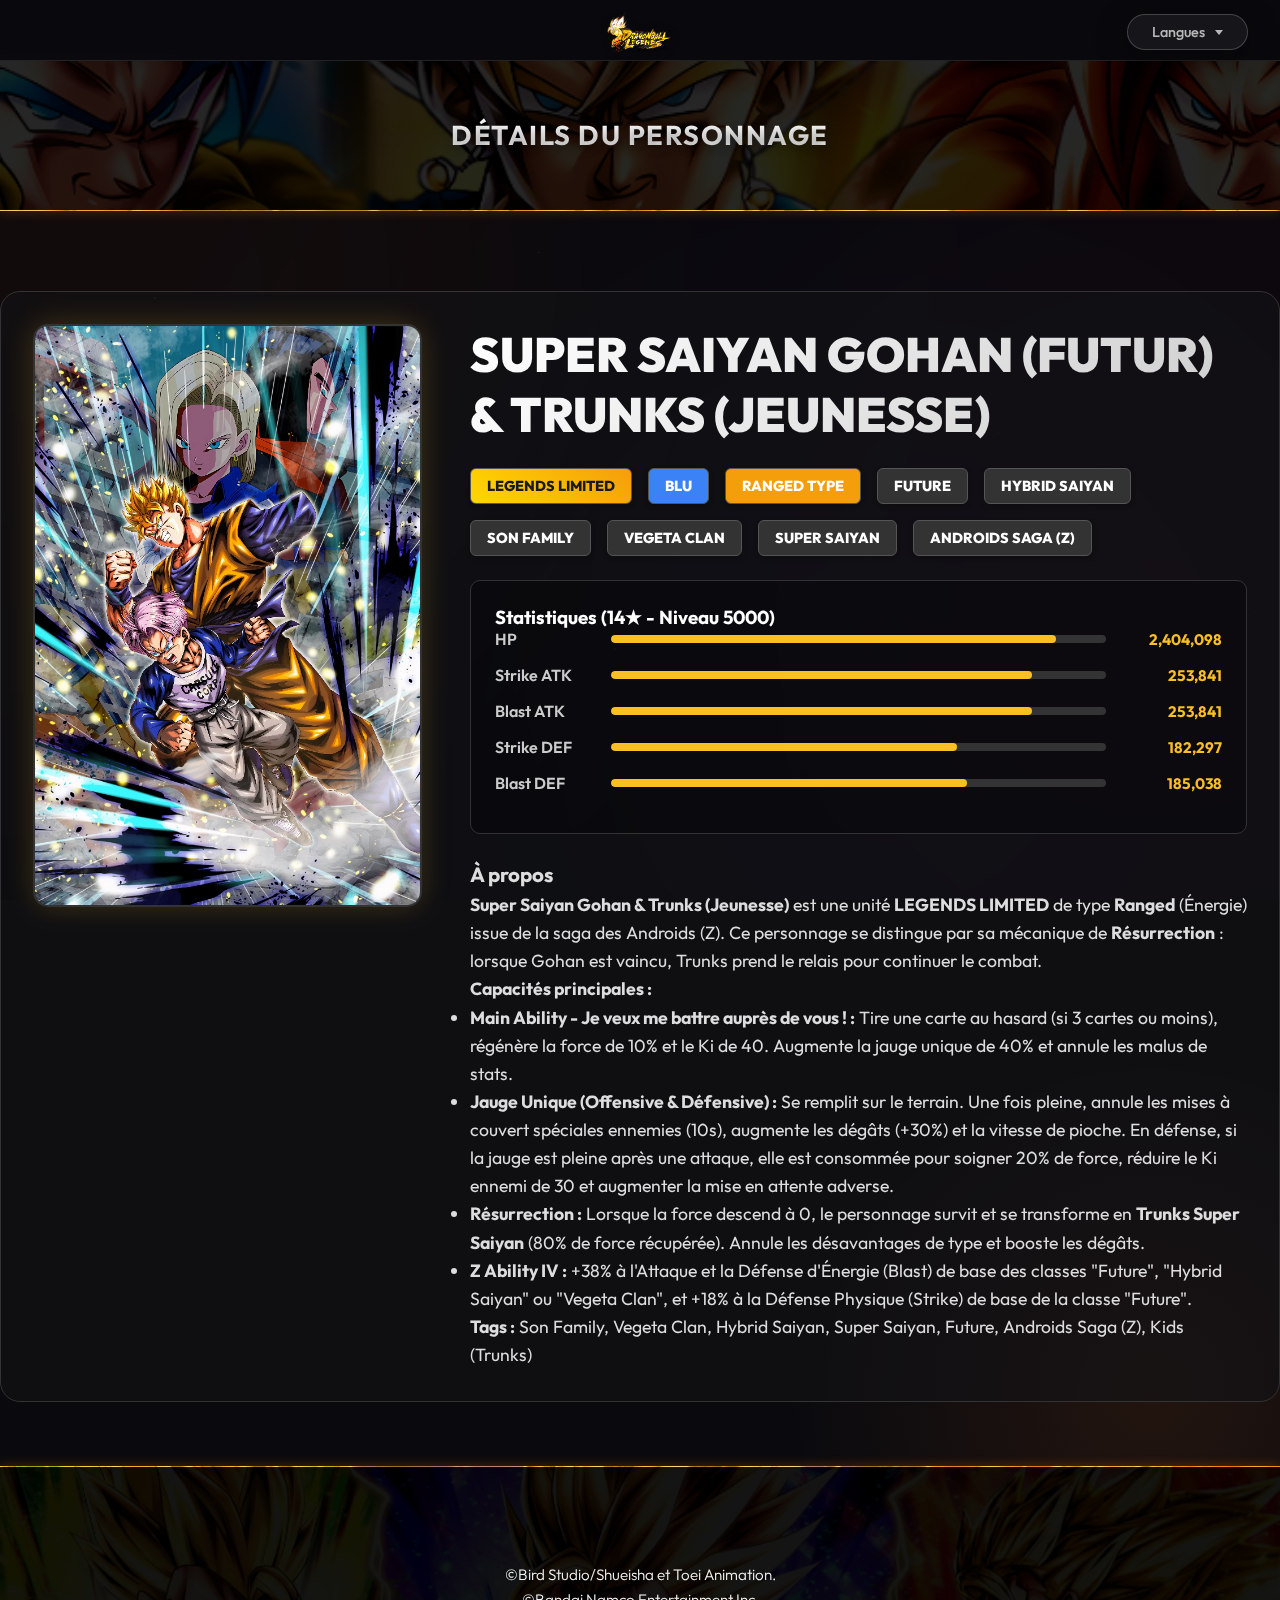
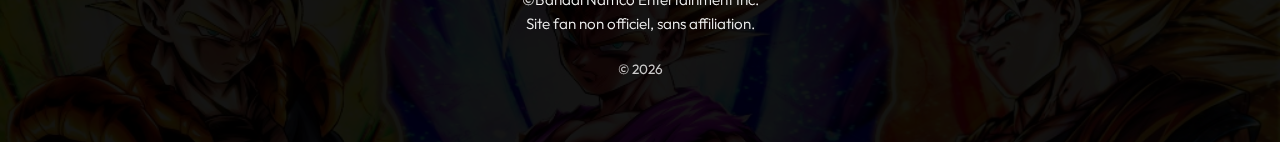
<file: character_detail.html>
<!DOCTYPE html>
<html lang="fr">

<head>
    <meta charset="UTF-8">
    <meta name="viewport" content="width=device-width, initial-scale=1.0">
    <title>Gohan & Trunks - Altahir</title>
    <link rel="preconnect" href="https://fonts.googleapis.com">
    <link rel="preconnect" href="https://fonts.gstatic.com" crossorigin>
    <link href="https://fonts.googleapis.com/css2?family=Outfit:wght@300;400;600;700;900&display=swap" rel="stylesheet">
    <link rel="icon" type="image/png" href="assets/favicon.png">
    <link rel="stylesheet" href="style.css">
    <link rel="stylesheet" href="nav-styles.css">
</head>

<body>

    <div class="liquid-background">
        <!-- Liquid Plasma Flow -->
        <div class="plasma-blob p1"></div>
        <div class="plasma-blob p2"></div>
        <div class="plasma-blob p3"></div>

        <!-- Dense Starfield -->
        <div class="star s1" style="top: 5%; left: 5%; animation-delay: 0.2s;"></div>
        <div class="star s2" style="top: 12%; left: 92%; animation-delay: 1.5s;"></div>
        <div class="star s1" style="top: 28%; left: 42%; animation-delay: 2.1s;"></div>
        <div class="star s2" style="top: 33%; left: 12%; animation-delay: 0.8s;"></div>
        <div class="star s1" style="top: 48%; left: 78%; animation-delay: 3.2s;"></div>
        <div class="star s2" style="top: 52%; left: 22%; animation-delay: 1.1s;"></div>
        <div class="star s1" style="top: 68%; left: 98%; animation-delay: 0.5s;"></div>
        <div class="star s2" style="top: 72%; left: 48%; animation-delay: 2.8s;"></div>
        <div class="star s1" style="top: 88%; left: 8%; animation-delay: 1.4s;"></div>
        <div class="star s2" style="top: 92%; left: 32%; animation-delay: 3.5s;"></div>

        <!-- Shooting Stars -->
        <div class="shooting-star s1"></div>
        <div class="shooting-star s2"></div>
        <div class="shooting-star s3"></div>
        <div class="shooting-star s4"></div>

    </div>

    <div class="app-container">
        <!-- New Top Navigation Bar -->
        <nav class="top-nav">
            <div class="top-nav-content">
                <!-- Empty left for grid balance -->
                <div class="nav-left"></div>

                <div class="nav-center">
                    <img src="assets/DragonBallLegends_Logo.png" alt="Dragon Ball Legends" class="nav-logo">
                </div>

                <!-- Language Selector -->
                <div class="nav-right">
                    <div class="language-selector">
                        <button class="lang-btn" onclick="toggleLanguageMenu()" id="langBtn">
                            <span data-i18n="lang_button_text">Language</span>
                            <div class="arrow-icon"></div>
                        </button>
                        <div class="lang-dropdown" id="langDropdown">
                            <a href="#" class="lang-option" onclick="setLanguage('fr'); return false;" id="lang-fr">
                                <span class="lang-flag">🇫🇷</span>
                                <span>Français</span>
                            </a>
                            <a href="#" class="lang-option" onclick="setLanguage('en'); return false;" id="lang-en">
                                <span class="lang-flag">🇺🇸</span>
                                <span>English</span>
                            </a>
                        </div>
                    </div>
                </div>
            </div>
        </nav>

        <!-- Header -->
        <header class="main-header">
            <div class="header-content">
                <div class="header-center">
                    <h1 class="header-title">Détails du Personnage</h1>
                </div>
            </div>
        </header>

        <main class="content-wrapper">
            <div class="character-detail-container">
                <div class="detail-left">
                    <div class="detail-art-wrapper">
                        <img src="assets/gohan_trunks_artwork.jpg"
                            alt="Artwork de Gohan & Trunks - Super Saiyan Gohan (Futur) & Trunks (Jeunesse)"
                            class="detail-main-art base-art">
                        <img src="assets/trunks_transformation.jpg"
                            alt="Transformation de Trunks en Super Saiyan (Futur)"
                            class="detail-main-art transform-art">
                    </div>
                </div>

                <div class="detail-right">
                    <h2 class="char-detail-name">Super Saiyan Gohan (Futur) & Trunks (Jeunesse)</h2>
                    <div class="char-tags">
                        <span class="tag tag-ll">LEGENDS LIMITED</span>
                        <span class="tag tag-type-blu">BLU</span>
                        <span class="tag tag-class-range">RANGED TYPE</span>
                        <span class="tag">Future</span>
                        <span class="tag">Hybrid Saiyan</span>
                        <span class="tag">Son Family</span>
                        <span class="tag">Vegeta Clan</span>
                        <span class="tag">Super Saiyan</span>
                        <span class="tag">Androids Saga (Z)</span>
                    </div>

                    <div class="char-stats-placeholder">
                        <h3>Statistiques (14★ - Niveau 5000)</h3>
                        <div class="stat-row">
                            <span>HP</span>
                            <div class="stat-bar">
                                <div class="fill" style="width: 90%"></div>
                            </div>
                            <span class="stat-value">2,404,098</span>
                        </div>
                        <div class="stat-row">
                            <span>Strike ATK</span>
                            <div class="stat-bar">
                                <div class="fill" style="width: 85%"></div>
                            </div>
                            <span class="stat-value">253,841</span>
                        </div>
                        <div class="stat-row">
                            <span>Blast ATK</span>
                            <div class="stat-bar">
                                <div class="fill" style="width: 85%"></div>
                            </div>
                            <span class="stat-value">253,841</span>
                        </div>
                        <div class="stat-row">
                            <span>Strike DEF</span>
                            <div class="stat-bar">
                                <div class="fill" style="width: 70%"></div>
                            </div>
                            <span class="stat-value">182,297</span>
                        </div>
                        <div class="stat-row">
                            <span>Blast DEF</span>
                            <div class="stat-bar">
                                <div class="fill" style="width: 72%"></div>
                            </div>
                            <span class="stat-value">185,038</span>
                        </div>
                    </div>

                    <div class="char-desc">
                        <h3>À propos</h3>
                        <p><strong>Super Saiyan Gohan & Trunks (Jeunesse)</strong> est une unité <strong>LEGENDS
                                LIMITED</strong> de type <strong>Ranged</strong> (Énergie) issue de la saga des Androids
                            (Z).
                            Ce personnage se distingue par sa mécanique de <strong>Résurrection</strong> : lorsque Gohan
                            est vaincu, Trunks prend le relais pour continuer le combat.</p>

                        <p><strong>Capacités principales :</strong></p>
                        <ul>
                            <li><strong>Main Ability - Je veux me battre auprès de vous ! :</strong> Tire une carte au
                                hasard (si 3 cartes ou moins), régénère la force de 10% et le Ki de 40. Augmente la
                                jauge unique de 40% et annule les malus de stats.</li>
                            <li><strong>Jauge Unique (Offensive & Défensive) :</strong> Se remplit sur le terrain. Une
                                fois pleine, annule les mises à couvert spéciales ennemies (10s), augmente les dégâts
                                (+30%) et la vitesse de pioche. En défense, si la jauge est pleine après une attaque,
                                elle est consommée pour soigner 20% de force, réduire le Ki ennemi de 30 et augmenter la
                                mise en attente adverse.</li>
                            <li><strong>Résurrection :</strong> Lorsque la force descend à 0, le personnage survit et se
                                transforme en <strong>Trunks Super Saiyan</strong> (80% de force récupérée). Annule les
                                désavantages de type et booste les dégâts.</li>
                            <li><strong>Z Ability IV :</strong> +38% à l'Attaque et la Défense d'Énergie (Blast) de base
                                des classes "Future", "Hybrid Saiyan" ou "Vegeta Clan", et +18% à la Défense Physique
                                (Strike) de base de la classe "Future".</li>
                        </ul>

                        <p><strong>Tags :</strong> Son Family, Vegeta Clan, Hybrid Saiyan, Super Saiyan, Future,
                            Androids Saga (Z), Kids (Trunks)</p>
                    </div>
                </div>
            </div>
        </main>
        <footer class="main-footer">
            <div class="footer-content">
                <div class="footer-disclaimer">
                    ©Bird Studio/Shueisha et Toei Animation.<br>
                    ©Bandai Namco Entertainment Inc.<br>
                    Site fan non officiel, sans affiliation.
                </div>
                <div class="footer-bottom">
                    <p class="footer-copyright">© 2026</p>
                </div>
            </div>
        </footer>

    </div>
    <script>
        document.addEventListener('DOMContentLoaded', () => {
            const transformArt = document.querySelector('.transform-art');

            // Loop for transformation effect
            setInterval(() => {
                // Fade in (Transform)
                transformArt.classList.add('active');

                // Wait 4 seconds then fade out (Return to base)
                setTimeout(() => {
                    transformArt.classList.remove('active');
                }, 4000);

            }, 8000); // Total cycle: 8 seconds (4s normal, 4s transformed)
        });
    </script>
    <script src="script.js"></script>
</body>

</html>
</file>
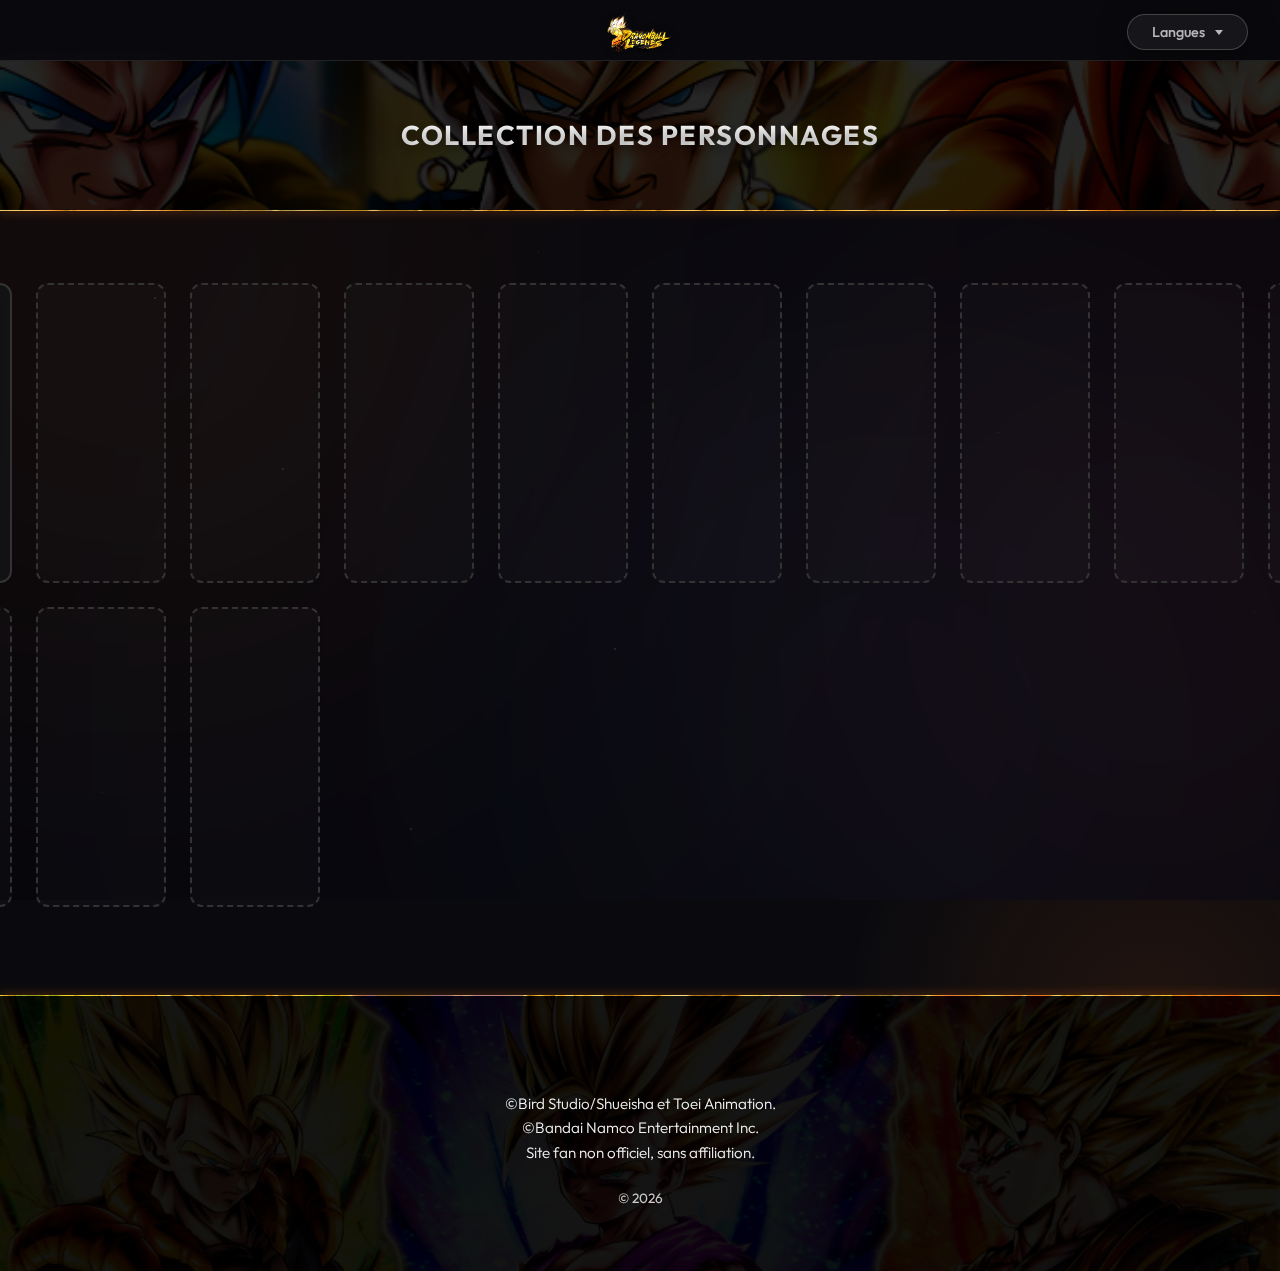
<file: characters.html>
<!DOCTYPE html>
<html lang="fr">

<head>
    <meta charset="UTF-8">
    <meta name="viewport" content="width=device-width, initial-scale=1.0">
    <title>Cartes - Altahir</title>
    <link rel="preconnect" href="https://fonts.googleapis.com">
    <link rel="preconnect" href="https://fonts.gstatic.com" crossorigin>
    <link href="https://fonts.googleapis.com/css2?family=Outfit:wght@300;400;600;700;900&display=swap" rel="stylesheet">
    <link rel="icon" type="image/png" href="assets/favicon.png">
    <link rel="stylesheet" href="style.css">
    <link rel="stylesheet" href="nav-styles.css">
</head>

<body>

    <div class="liquid-background">
        <!-- Liquid Plasma Flow -->
        <div class="plasma-blob p1"></div>
        <div class="plasma-blob p2"></div>
        <div class="plasma-blob p3"></div>

        <!-- Dense Starfield -->
        <div class="star s1" style="top: 5%; left: 5%; animation-delay: 0.2s;"></div>
        <div class="star s2" style="top: 12%; left: 92%; animation-delay: 1.5s;"></div>
        <div class="star s1" style="top: 28%; left: 42%; animation-delay: 2.1s;"></div>
        <div class="star s2" style="top: 33%; left: 12%; animation-delay: 0.8s;"></div>
        <div class="star s1" style="top: 48%; left: 78%; animation-delay: 3.2s;"></div>
        <div class="star s2" style="top: 52%; left: 22%; animation-delay: 1.1s;"></div>
        <div class="star s1" style="top: 68%; left: 98%; animation-delay: 0.5s;"></div>
        <div class="star s2" style="top: 72%; left: 48%; animation-delay: 2.8s;"></div>
        <div class="star s1" style="top: 88%; left: 8%; animation-delay: 1.4s;"></div>
        <div class="star s2" style="top: 92%; left: 32%; animation-delay: 3.5s;"></div>

        <!-- Shooting Stars -->
        <div class="shooting-star s1"></div>
        <div class="shooting-star s2"></div>
        <div class="shooting-star s3"></div>
        <div class="shooting-star s4"></div>

    </div>

    <div class="app-container">
        <!-- New Top Navigation Bar -->
        <nav class="top-nav">
            <div class="top-nav-content">
                <!-- Search Icon removed -->
                <!-- Empty left for grid balance -->
                <div class="nav-left"></div>

                <div class="nav-center">
                    <img src="assets/DragonBallLegends_Logo.png" alt="Dragon Ball Legends" class="nav-logo">
                </div>

                <!-- Language Selector -->
                <div class="nav-right">
                    <div class="language-selector">
                        <button class="lang-btn" onclick="toggleLanguageMenu()" id="langBtn">
                            <span data-i18n="lang_button_text">Language</span>
                            <div class="arrow-icon"></div>
                        </button>
                        <div class="lang-dropdown" id="langDropdown">
                            <a href="#" class="lang-option" onclick="setLanguage('fr'); return false;" id="lang-fr">
                                <span class="lang-flag">🇫🇷</span>
                                <span>Français</span>
                            </a>
                            <a href="#" class="lang-option" onclick="setLanguage('en'); return false;" id="lang-en">
                                <span class="lang-flag">🇺🇸</span>
                                <span>English</span>
                            </a>
                        </div>
                    </div>
                </div>
            </div>
        </nav>

        <!-- Header (Same as index) -->
        <header class="main-header">
            <div class="header-content">
                <div class="header-center">
                    <h1 class="header-title">Collection des <span class="text-ll">Personnages</span></h1>
                </div>
            </div>
        </header>

        <main class="content-wrapper">
            <!-- Character Grid -->
            <div class="character-grid-page">
                <!-- Example Card: Gohan/Trunks -->
                <div class="character-card-wrapper">
                    <a href="character_detail.html" class="card-link">
                        <img src="assets/jan_card_1_no_badge.png" alt="Gohan (Ado) & Trunks (Jeune) Legends Limited"
                            class="char-art-large">
                    </a>
                    <div class="card-name">Gohan & Trunks</div>
                </div>

                <!-- Placeholders to show grid -->
                <div class="character-card-wrapper placeholder"></div>
                <div class="character-card-wrapper placeholder"></div>
                <div class="character-card-wrapper placeholder"></div>
                <div class="character-card-wrapper placeholder"></div>
                <div class="character-card-wrapper placeholder"></div>
                <div class="character-card-wrapper placeholder"></div>
                <div class="character-card-wrapper placeholder"></div>
                <div class="character-card-wrapper placeholder"></div>
                <div class="character-card-wrapper placeholder"></div>
                <div class="character-card-wrapper placeholder"></div>
                <div class="character-card-wrapper placeholder"></div>
                <div class="character-card-wrapper placeholder"></div>

            </div>
        </main>
        <footer class="main-footer">
            <div class="footer-content">
                <div class="footer-disclaimer" data-i18n="footer_disclaimer">
                    ©Bird Studio/Shueisha et Toei Animation.<br>
                    ©Bandai Namco Entertainment Inc.<br>
                    Site fan non officiel, sans affiliation.
                </div>
                <div class="footer-bottom">
                    <p class="footer-copyright">© 2026</p>
                </div>
            </div>
        </footer>

    </div>

    <!-- Background Scripts similar to index if needed, or just CSS -->
    <script src="script.js"></script>
</body>

</html>
</file>
<file: style.css>
:root {
    --bg-dark: #0a0a0e;
    --card-bg: rgba(255, 255, 255, 0.05);
    --text-primary: #ffffff;
    --accent-gold: #fbbf24;
    --neon-purple: #a855f7;
    --neon-red: #ef4444;
    --neon-blue: #3b82f6;
    --neon-orange: #f97316;
    --font-main: 'Outfit', sans-serif;
}

* {
    box-sizing: border-box;
    margin: 0;
    padding: 0;
}

img {
    max-width: 100%;
    height: auto;
    display: block;
}

body {
    background-color: var(--bg-dark);
    color: var(--text-primary);
    font-family: var(--font-main);
    display: flex;
    justify-content: center;
    align-items: flex-start;
    /* Changed from center to flex-start to remove top gap */
    min-height: 100vh;
    overflow-x: hidden;
    padding-top: 60px;
    /* Account for fixed nav bar height */
    background-image:
        radial-gradient(circle at 10% 20%, rgba(59, 130, 246, 0.1) 0%, transparent 20%),
        radial-gradient(circle at 90% 80%, rgba(249, 115, 22, 0.1) 0%, transparent 20%);
}

.app-container {
    width: 100%;
    max-width: 1600px;
    padding: 0;
    /* Removed padding to prevent header shift */
    display: flex;
    flex-direction: column;
    align-items: center;
}


/* =========================================
   TOP NAVIGATION BAR
   ========================================= */
.top-nav {
    width: 100vw;
    margin-left: calc(-50vw + 50%);
    margin-right: calc(-50vw + 50%);
    background: rgba(10, 10, 14, 0.95);
    backdrop-filter: blur(10px);
    border-bottom: 1px solid rgba(255, 255, 255, 0.1);
    position: sticky;
    top: 0;
    z-index: 1000;
}

.top-nav-content {
    max-width: 1600px;
    margin: 0 auto;
    display: flex;
    justify-content: space-between;
    align-items: center;
    padding: 1rem 2rem;
    height: 60px;
}

.nav-left,
.nav-right {
    flex: 1;
    display: flex;
}

.nav-left {
    justify-content: flex-start;
}

.nav-right {
    justify-content: flex-end;
}

.nav-center {
    flex: 1;
    display: flex;
    justify-content: center;
    align-items: center;
}

.nav-brand-name {
    font-size: 1.5rem;
    font-weight: 700;
    color: #fff;
    letter-spacing: -0.5px;
    text-shadow: 0 2px 4px rgba(0, 0, 0, 0.5);
}

.nav-logo {
    height: 40px;
    /* Constrain the height to fit the 60px nav bar */
    width: auto;
    object-fit: contain;
    filter: drop-shadow(0 2px 4px rgba(0, 0, 0, 0.3));
    transition: transform 0.2s;
}

.nav-logo:hover {
    transform: scale(1.05);
}

.nav-search-icon {
    width: 24px;
    height: 24px;
    color: #fff;
    opacity: 0.9;
    cursor: pointer;
    transition: all 0.2s;
}

.nav-search-icon:hover {
    color: var(--accent-gold);
    opacity: 1;
    transform: scale(1.1);
}

/* Burger Menu */
.burger-menu {
    background: none;
    border: none;
    cursor: pointer;
    padding: 0;
    width: 30px;
    height: 24px;
    display: flex;
    flex-direction: column;
    justify-content: space-between;
    align-items: stretch;
}

.burger-menu span {
    display: block;
    height: 3px;
    background: #fff;
    border-radius: 2px;
    transition: all 0.3s ease;
}

.burger-menu:hover span {
    background: var(--accent-gold);
}

/* Mobile Navigation */
@media (max-width: 768px) {
    .top-nav-content {
        padding: 0.75rem 1.5rem;
        height: 50px;
    }

    .nav-logo {
        height: 30px;
        /* Smaller for mobile */
    }

    .nav-brand-name {
        font-size: 1.2rem;
    }

    .nav-search-icon {
        width: 20px;
        height: 20px;
    }

    .burger-menu {
        width: 26px;
        height: 20px;
    }
}

/* Header Styling - Redesigned */
.main-header {
    width: 100vw;
    margin-left: calc(-50vw + 50%);
    margin-right: calc(-50vw + 50%);
    /* Negative margin to break out of container */
    /* Darker overlay for better text pop - 85% opacity */
    /* REMOVED GRADIENT FROM HERE, MOVED TO ::before */
    background: url('assets/custom_header_banner.png');
    background-size: cover;
    background-position: center center;
    padding: 0;
    margin-bottom: 3rem;
    overflow: hidden;
    position: relative;
    /* animation: headerShine 8s ease-in-out infinite; <-- REMOVED */
    /* animation: headerShadowFade 30s infinite; <-- REMOVED */

    /* Thinner Golden Glow Border to match footer */
    border-bottom: 1px solid rgba(251, 191, 36, 0.6);
    box-shadow: 0 2px 10px rgba(249, 115, 22, 0.2);
}

.main-header::before {
    content: '';
    position: absolute;
    inset: 0;
    background: rgba(0, 0, 0, 0.85);
    z-index: 1;
    animation: fadeOverlay 30s infinite;
}

/* 
@keyframes headerShadowFade { ... } <-- REMOVED UNUSED ANIMATION 
*/

.header-content {
    position: relative;
    z-index: 2;
    /* Ensure content stays above overlay */
    max-width: 1600px;
    margin: 0 auto;
    display: flex;
    justify-content: space-between;
    align-items: center;
    padding: 1rem 4rem;
    /* Increased side padding to move elements inward */
    height: 150px;
    animation: fadeText 30s infinite;
    /* NEW: Text fade */
}

.header-left {
    display: flex;
    align-items: baseline;
    gap: 0.5rem;
    width: 200px;
    /* Fixed width to ensure consistent positioning */
    flex-shrink: 0;
}

.brand-name {
    font-size: 2rem;
    font-weight: 700;
    /* Less bold, more elegant */
    color: #fff;
    letter-spacing: -0.5px;
    cursor: pointer;
    transition: all 0.2s;
    text-shadow: 0 4px 10px rgba(0, 0, 0, 0.5);
}

.brand-name:hover {
    color: var(--accent-gold);
    transform: scale(1.05);
}

.version-tag {
    font-size: 0.9rem;
    /* Scaled up */
    color: #bbb;
    /* Lighter color for visibility */
    font-weight: 700;
    text-shadow: 0 2px 4px rgba(0, 0, 0, 0.8);
}

.header-center {
    display: flex;
    flex-direction: column;
    align-items: center;
    justify-content: center;
    text-align: center;
    flex: 1;
    /* Takes up remaining space, keeping left and right sections fixed */
}

/* Override previous hidden h1 */
.header-title {
    display: block;
    font-size: 1.7rem;
    font-weight: 700;
    /* Subtle gradient for a premium look */
    background: linear-gradient(180deg, #ffffff 0%, #e0e0e0 100%);
    -webkit-background-clip: text;
    background-clip: text;
    color: transparent;
    -webkit-text-fill-color: transparent;
    /* Extra stability for webkit */
    margin: 0;
    text-transform: uppercase;
    letter-spacing: 1.5px;
    text-shadow: 0 4px 8px rgba(0, 0, 0, 0.3);
    cursor: default;
}

/* Hover effects for title parts */
.text-ll,
.text-ultra {
    display: inline-block;
    position: relative;
    transition: all 0.3s ease;
    /* Apply base gradient locally to ensure visibility in inline-block context */
    background: linear-gradient(180deg, #ffffff 0%, #e0e0e0 100%);
    -webkit-background-clip: text;
    background-clip: text;
    color: transparent;
    -webkit-text-fill-color: transparent;
}

.text-ll:hover {
    color: #ffd700;
    -webkit-text-fill-color: #ffd700;
    text-shadow: 0 0 15px rgba(255, 215, 0, 0.5);
    background-image: none;
    /* Hide base gradient to show solid color */
}

.text-ultra::after {
    content: attr(data-text);
    position: absolute;
    left: 0;
    top: 0;
    width: 100%;
    height: 100%;
    background: linear-gradient(135deg,
            #ffffff 0%,
            #3b82f6 25%,
            #a855f7 50%,
            #ef4444 75%,
            #ffd700 100%);
    background-size: 200% auto;
    -webkit-background-clip: text;
    background-clip: text;
    color: transparent;
    -webkit-text-fill-color: transparent;
    opacity: 0;
    transition: opacity 0.5s ease;
    /* Ultra-smooth fade */
    animation: ultraShine 3s linear infinite;
    pointer-events: none;
}

/* Subtitle for character names (e.g., "(DAIMA)") */
.card-name-large .name-subtitle {
    font-size: 0.75em;
    opacity: 0.8;
    font-weight: 400;
    letter-spacing: 1px;
}

.text-ultra:hover::after {
    opacity: 1;
}

.text-ultra:hover {
    filter: drop-shadow(0 0 8px rgba(255, 255, 255, 0.4));
}

.text-ultra:hover {
    filter: drop-shadow(0 0 8px rgba(255, 255, 255, 0.4));
}

@keyframes ultraShine {
    to {
        background-position: 200% center;
    }
}

/* =========================================
   YEAR SWITCHER (2024 / 2025)
   ========================================= */
.year-switcher-container {
    display: flex;
    justify-content: center;
    padding: 1rem 0;
    margin-bottom: 0.5rem;
}

.year-switcher {
    display: flex;
    align-items: center;
    background: rgba(255, 255, 255, 0.05);
    backdrop-filter: blur(15px);
    -webkit-backdrop-filter: blur(15px);
    border: 1px solid rgba(255, 255, 255, 0.2);
    padding: 8px 24px;
    border-radius: 50px;
    gap: 15px;
    box-shadow: 0 8px 32px rgba(0, 0, 0, 0.4);
}

.year-link {
    font-size: 1.4rem;
    font-weight: 400;
    color: rgba(255, 255, 255, 0.4);
    text-decoration: none;
    font-family: 'Outfit', sans-serif;
    transition: all 0.3s ease;
    letter-spacing: 1px;
}

.year-link:hover {
    color: rgba(255, 255, 255, 0.8);
}

.year-link.active {
    color: #ffffff;
    font-weight: 700;
    text-shadow: 0 0 10px rgba(255, 255, 255, 0.5);
    transform: scale(1.1);
}

.year-divider {
    width: 2px;
    height: 20px;
    background: rgba(255, 255, 255, 0.1);
    border-radius: 2px;
}

/* Timeline Year Switching Visibility */
.timeline-year {
    display: none;
    width: 100%;
    opacity: 0;
}

.timeline-year.active {
    display: block;
    opacity: 1;
    animation: timelineAppear 0.5s ease-out forwards;
}

@keyframes timelineAppear {
    0% {
        opacity: 0;
        transform: translateY(10px);
    }

    100% {
        opacity: 1;
        transform: translateY(0);
    }
}

/* Ensure empty boxes in template have a minimum height */
#timeline-2024 .month-box,
#timeline-2026 .month-box {
    min-height: 151px;
    /* Match standard box height with 2 characters roughly */
}

/* Coming Soon state for future months */
.coming-soon .month-box,
.coming-soon .month-meta {
    opacity: 0.15;
    filter: grayscale(1);
}

.coming-soon {
    pointer-events: none;
    user-select: none;
}

/* Base line style for coming soon */
.coming-soon .month-line-segment .line {
    background: #333;
    box-shadow: none;
}

.coming-soon .month-line-segment .dot {
    background-color: #333;
    box-shadow: none;
}

/* Transition gradient on the FIRST coming-soon month to bridge from active months */
.month-item:not(.coming-soon)+.month-item.coming-soon .month-line-segment .line {
    background: linear-gradient(to right, #fbbf24 0%, #333 100%);
    opacity: 1;
    /* Keep it visible even if parent is low opacity */
}

/* Mobile adjustments */
@media (max-width: 480px) {
    .year-link {
        font-size: 1.1rem;
    }

    .year-switcher {
        padding: 4px 15px;
        gap: 10px;
    }

    #timeline-2024 .month-box,
    #timeline-2026 .month-box {
        min-height: 175px;
        /* Increased to match populated boxes */
    }
}

/* Mobile adjustments for New Year Title */
@media (max-width: 480px) {
    .year-title-container {
        margin-bottom: 1rem;
    }

    .year-text {
        font-size: 1.8rem;
    }
}

.header-subtitle {
    font-size: 0.8rem;
    color: #ccc;
    margin-top: 4px;
    font-style: italic;
}

.header-right {
    display: flex;
    align-items: center;
    gap: 1.5rem;
    width: 200px;
    /* Fixed width to match header-left */
    flex-shrink: 0;
    justify-content: flex-end;
    /* Align search icon to the right */
}

.search-icon {
    width: 28px;
    height: 28px;
    color: #fff;
    opacity: 0.9;
    cursor: pointer;
    transition: all 0.2s;
    filter: drop-shadow(0 4px 6px rgba(0, 0, 0, 0.8));
}



.search-icon:hover {
    color: var(--accent-gold);
    opacity: 1;
    transform: scale(1.1);
}



.timeline-grid {
    display: flex;
    flex-direction: column;
    width: 100%;
    gap: 0;
    /* Space handled by separator or margin */
    padding: 1rem 2rem 0 2rem;
}

.semester-grid {
    display: grid;
    grid-template-columns: repeat(6, 1fr);
    gap: 1.5rem;
    width: 100%;
}

.semester-separator {
    height: 3rem;
    /* Spacing between semesters */
    width: 100%;
}

.month-item {
    display: flex;
    flex-direction: column;
    align-items: center;
    position: relative;
    gap: 1.5rem;
    /* Increased from 10px to separate triangle from line */
    min-width: 0;
    /* Force grid items to shrink and prevent overflow wrapping */
}

/* Month Meta: Line + Label Container */
.month-meta {
    width: 100%;
    display: flex;
    flex-direction: column;
    align-items: center;
    gap: 8px;
    /* Space between line and text */
}

/* Visual Line Segment with Dot */
.month-line-segment {
    width: 100%;
    height: 14px;
    /* Height for dot and alignment */
    position: relative;
    display: flex;
    justify-content: center;
    align-items: center;
}

.month-line-segment .line {
    position: absolute;
    /* Bridge slightly more than 1.5rem to ensure no sub-pixel gaps */
    width: calc(100% + 1.6rem);
    height: 4px;
    background-color: #fbbf24;
    border-radius: 0;
    /* More 'popping' but fine neon glow */
    box-shadow: 0 3px 8px rgba(249, 115, 22, 0.8), 0 -3px 8px rgba(249, 115, 22, 0.8);
    z-index: 1;
    left: 50%;
    transform: translateX(-50%);
    pointer-events: none;
    /* Prevent line from blocking hover reset */
}

.month-item:first-child .month-line-segment .line {
    width: calc(100% + 1.6rem);
}

.month-item:last-child .month-line-segment .line {
    width: calc(100% + 1.6rem);
}


.month-line-segment .dot {
    width: 14px;
    height: 14px;
    border: 3px solid #1a1a1d;
    background-color: #fbbf24;
    border-radius: 50%;
    z-index: 2;
    box-shadow: 0 0 8px #f97316;
    transition: all 0.3s cubic-bezier(0.4, 0, 0.2, 1);
}

@media (hover: hover) {
    .month-item:hover .dot {
        background-color: #fbbf24;
        /* Keep base yellow */
        border-color: #1a1a1d;
        /* Keep black border */
        box-shadow: 0 0 12px #f97316;
        /* Standard glow intensity */
        transform: scale(1.3);
        /* Slightly more growth as requested */
    }
}

.month-label {
    font-size: 1.2rem;
    /* Slightly reduced for better fit on narrow screens */
    font-weight: 900;
    text-transform: uppercase;
    color: #fff;
    text-shadow: 0 2px 4px rgba(0, 0, 0, 0.8);
    letter-spacing: 0.5px;
    text-align: center;
    white-space: nowrap;
    /* Prevent wrapping */
    transition: all 0.3s ease;
}

@media (hover: hover) {
    .month-item:hover .month-label {
        color: #fbbf24;
        text-shadow: 0 0 10px rgba(251, 191, 36, 0.5);
        /* Lifting removed as requested */
    }
}



/* Special Hover for Legends Festival Months (NOV/DEC) */
.month-item:has(.festival-card):hover .month-label {
    color: #f97316;
    /* Festival Orange */
    -webkit-text-fill-color: #f97316;
    text-shadow: 0 0 10px rgba(249, 115, 22, 0.4);
}

/* Special Hover for Ultra Month (MARS) - Matching Header ULTRA style */
.month-item:has(.ultra-month):hover .month-label {
    background: linear-gradient(135deg,
            #ffffff 0%,
            #3b82f6 25%,
            #a855f7 50%,
            #ef4444 75%,
            #ffd700 100%);
    background-size: 200% auto;
    -webkit-background-clip: text;
    background-clip: text;
    -webkit-text-fill-color: transparent;
    animation: ultraShine 3s linear infinite;
    filter: drop-shadow(0 0 8px rgba(255, 255, 255, 0.4));
    text-shadow: none;
}

.month-item:has(.bg-glow.fire):hover .month-label {
    color: #ef4444;
    /* Festival Fire Red */
    -webkit-text-fill-color: #ef4444;
    text-shadow: 0 0 10px rgba(239, 68, 68, 0.4);
}

/* Month Box Container - Tighter Fit */
.month-box {
    width: 100%;
    /*
       Aspect Ratio Calculation for 2x2 cards (2/3 ratio each):
       Total Grid Ratio = (2 * 2w) / (2 * 3h) = 2/3.
    */
    aspect-ratio: 2/3.1 !important;
    /* User Reference Gradient: Dark Grey/Black to lighter greyish/transparent? "noir gris - à gris clair" */
    background: linear-gradient(180deg, #1f1f23 0%, #121215 100%);
    border-radius: 16px;
    border: 3px solid #333;
    position: relative;
    overflow: visible;
    /* Changed from hidden to visible so triangle matches outside? No, triangle needs to be outside. */
    /* Grid settings */
    display: grid;
    grid-template-columns: 1fr 1fr;
    grid-template-rows: 1fr 1fr;
    padding: 12px;
    gap: 10px;
    align-items: center;
    justify-items: center;
    flex-shrink: 0;
    /* Prevent shrinking below aspect ratio */
    min-width: 160px;
    /* Prevent prediction card from becoming too small on narrow screens */
    transition: border-color 0.3s ease;
    /* Added transition for smooth hover */
}

@media (hover: hover) {
    .month-box:not(.special-7th-anniv):not(.anniv-june-25):hover {
        border-color: #555;
        background: linear-gradient(180deg, #1f1f23 0%, #121215 100%) !important;
        /* Preserve dark background, only border changes */
    }
}

/* Triangle Indicator for Standard Boxes */
/* Triangle Indicator using Rotated Square for Border */
/* Triangle Indicator - Méthode "Flat-Top" (Fusion Parfaite) */
.triangle-indicator {
    position: absolute;
    bottom: -18px;
    /* Correspond à la hauteur du triangle pour une fusion bord à bord */
    left: 50%;
    transform: translateX(-50%);
    width: 36px;
    height: 18px;
    z-index: 10;
    pointer-events: none;
    clip-path: polygon(0 0, 100% 0, 50% 100%);
    background: #333;
    /* Couleur de bordure par défaut */
    display: block !important;
    visibility: visible !important;
    opacity: 1 !important;
}

.triangle-indicator::after {
    content: '';
    position: absolute;
    inset: -1px 0 0 0;
    /* On remonte de 1px pour couvrir parfaitement la jonction */
    /* 
       Pour une bordure de 3px sur un triangle 36x18 (angles 45°) :
       Offset latéral = 3 * sqrt(2) ≈ 4.24px.
       Offset pointe = 4.24px.
       Le '0' en haut assure qu'il n'y a PAS de bordure horizontale entre la boîte et le triangle.
    */
    clip-path: polygon(4.24px 0, calc(100% - 4.24px) 0, 50% calc(100% - 4.24px));
    background: #121215;
    /* Fond intérieur par défaut */
    display: block !important;
}

/* Styling for Standard Boxes */
.month-box:not(.special):not(.event-bg):not(.special-7th-anniv):not(.anniv-june-25) .triangle-indicator {
    background: #333;
    /* Bordure grise */
}

.month-box:not(.special):not(.event-bg):not(.special-7th-anniv):not(.anniv-june-25) .triangle-indicator::after {
    background: #121215;
    /* Fond sombre */
}

@media (hover: hover) {

    /* Hover Sync for Standard Boxes */
    .month-box:not(.special):not(.event-bg):not(.special-7th-anniv):not(.anniv-june-25):hover .triangle-indicator {
        background: #555;
        /* Éclaircit la bordure au survol */
    }
}

/* Ensure no pseudo-elements interfere */
.month-box:not(.special):not(.event-bg):not(.special-7th-anniv):not(.anniv-june-25)::after,
.month-box:not(.special):not(.event-bg):not(.special-7th-anniv):not(.anniv-june-25)::before {
    display: none;
    content: none;
}

/* 7th Anniv specific styling is handled in its own block further down */

/* Hide triangle logic for special events */

/* =========================================
   CONSTRUCTION MODAL
   ========================================= */
.modal-overlay {
    position: fixed;
    top: 0;
    left: 0;
    width: 100%;
    height: 100%;
    background: rgba(0, 0, 0, 0.8);
    display: flex;
    justify-content: center;
    align-items: center;
    z-index: 10000;
    opacity: 0;
    visibility: hidden;
    transition: all 0.3s ease;
    backdrop-filter: blur(5px);
}

.modal-overlay.active {
    opacity: 1;
    visibility: visible;
}

.modal-content {
    background: rgba(26, 26, 29, 0.95);
    padding: 3rem;
    border-radius: 24px;
    border: 2px solid #ef4444;
    text-align: center;
    transform: scale(0.8) translateY(20px);
    transition: all 0.4s cubic-bezier(0.175, 0.885, 0.32, 1.275);
    box-shadow: 0 20px 50px rgba(0, 0, 0, 0.5), 0 0 30px rgba(239, 68, 68, 0.2);
    max-width: 90%;
    width: 340px;
    display: flex;
    flex-direction: column;
    align-items: center;
    gap: 1.5rem;
}

.modal-overlay.active .modal-content {
    transform: scale(1) translateY(0);
}

.construction-icon {
    width: 120px;
    height: auto;
    filter: drop-shadow(0 4px 8px rgba(0, 0, 0, 0.3));
    animation: pulseIcon 2s infinite ease-in-out;
}

@keyframes pulseIcon {

    0%,
    100% {
        transform: scale(1);
    }

    50% {
        transform: scale(1.05);
    }
}

.construction-text {
    font-size: 1.5rem;
    font-weight: 800;
    color: #fbbf24;
    text-transform: uppercase;
    letter-spacing: 2px;
    margin: 0;
    text-shadow: 0 2px 4px rgba(0, 0, 0, 0.5);
}

.month-box.event-bg::after,
.month-box.special::after,
.month-box.special-7th-anniv::after,
.month-box.anniv-june-25::after {
    /* The 7th anniv has its own custom triangle div, so we hide the auto-generated one if it matches */
    content: none;
    display: none;
}

/* Character Wrapper - Keep it contained */
.character-wrapper {
    width: 100%;
    aspect-ratio: 2/3.2;
    position: relative;
    border-radius: 12px;
    overflow: hidden;
    /* Clips the image inside the wrapper */
    box-shadow: none;
    border: none;
    cursor: default;
    /* Interact disabled per previous request */
    transition: transform 0.2s;
    background: transparent;
}

.character-wrapper:hover {
    /* No scale */
    z-index: 5;
}

.character-wrapper img {
    width: 100%;
    height: 100%;
    object-fit: cover;
    border-radius: 12px;
}

/* LL Badge Overlay System */
.character-wrapper.has-ll-badge {
    overflow: hidden;
    /* Clip badge to card corners like Zamasu */
    position: relative;
    /* Ensure containment */
}

.character-wrapper .ll-badge-overlay {
    position: absolute;
    bottom: 0;
    /* Flush bottom */
    left: 5%;
    /* Centered (100 - 90) / 2 */
    width: 90%;
    /* Reduced width to clear corner rounding completely */
    height: auto !important;
    z-index: 10;
    pointer-events: none;
    object-fit: contain !important;
    border-radius: 0;
    display: block;
}


/* Card Slots (Legacy/Empty support) */
.card-slot {
    width: 100%;
    height: 100%;
    background: transparent;
    border: none;
    display: flex;
    justify-content: center;
    align-items: center;
}

/* Empty Month Box - Updated visuals to match standard but empty */
.month-box.empty {
    /* Same gradient as standard */
    display: flex;
    justify-content: center;
    align-items: center;
}

.month-box.empty::before {
    /* Remove the + sign if user wants "invisible" slots that are not clickable */
    content: '';
}

/* Hover effects only on border for standard boxes? */
.month-box:not(.special):not(.event-bg):not(.special-7th-anniv) {
    /* Add transition to box for smooth color change */
    transition: border-color 0.3s ease, box-shadow 0.3s ease;
}

@media (hover: hover) {
    .month-box:not(.special):not(.event-bg):not(.special-7th-anniv):hover {
        border-color: #555;
        /* Standard box hover shadow */
        box-shadow: 0 0 20px rgba(0, 0, 0, 0.5);
        z-index: 20;
        /* Bring to front on hover */
    }
}

/* Badges - Replicating the Logos */
.badge {
    position: absolute;
    bottom: 0;
    left: 0;
    width: 100%;
    padding: 4px 0;
    text-align: center;
    font-family: 'Outfit', sans-serif;
    font-weight: 900;
    font-style: italic;
    text-transform: uppercase;
    font-size: 0.6rem;
    letter-spacing: 0.5px;
    z-index: 10;
    box-shadow: 0 -2px 5px rgba(0, 0, 0, 0.5);
    line-height: 1;
}

/* Legends Limited Style - Faithful Reproduction */
.badge.lf {
    background: linear-gradient(180deg,
            #fff7cc 0%,
            #ffd700 20%,
            #e6ac00 50%,
            #ffd700 80%,
            #fff7cc 100%);
    color: #000;
    font-family: 'Impact', sans-serif;
    /* Narrow bold font */
    font-weight: 400;
    /* Impact is already bold */
    text-transform: uppercase;
    font-size: 0.75rem;
    letter-spacing: 0.5px;
    padding: 4px 0;
    width: 100%;
    left: 0;
    transform: none;
    bottom: 0;
    border: 1px solid #b8860b;
    border-top: 1px solid #ffffd0;
    box-shadow: 0 -2px 5px rgba(0, 0, 0, 0.3);
    border-radius: 0 0 10px 10px;
    /* Round bottom only to match wrapper */
    display: flex;
    justify-content: center;
    align-items: center;
}

.badge.lf::after {
    content: "LEGENDS LIMITED";
    /* Text outline effect using text-shadow */
    text-shadow: none;
    filter: drop-shadow(0 0 1px rgba(255, 255, 255, 0.5));
}

/* Ultra Style */
.badge.ultra {
    background: black;
    color: transparent;
    border-top: 2px solid cyan;
    background-clip: text;
    /* Standard property */
    -webkit-background-clip: text;
    background-image: linear-gradient(90deg, #ff0000, #ffff00, #00ff00, #00ffff, #0000ff, #ff00ff);
    animation: rainbow-text 3s linear infinite;
    font-size: 0.8rem;
}

.badge.ultra::before {
    content: "";
    position: absolute;
    inset: 0;
    background: linear-gradient(90deg, rgba(255, 255, 255, 0.1), rgba(255, 255, 255, 0));
    z-index: -1;
}

.badge.ultra::after {
    content: "ULTRA";
    display: block;
    color: #fff;
    /* Fallback */
    background: linear-gradient(90deg, #ff0000, #ffff00, #00ff00, #00ffff, #0000ff, #ff00ff);
    -webkit-background-clip: text;
    background-clip: text;
    -webkit-text-fill-color: transparent;
    filter: drop-shadow(0 0 2px rgba(255, 255, 255, 0.5));
}

@keyframes rainbow-text {
    0% {
        filter: hue-rotate(0deg);
    }

    100% {
        filter: hue-rotate(360deg);
    }
}

/* Special Backgrounds - Refined */
.special-anniv-part1 .month-box {
    border: 2px solid var(--neon-purple);
    background: linear-gradient(to bottom, rgba(168, 85, 247, 0.1), rgba(0, 0, 0, 0.8));
}

.special-anniv-part1 .bg-glow {
    position: absolute;
    inset: 0;
    background: radial-gradient(circle, rgba(168, 85, 247, 0.4) 0%, transparent 80%);
}

.special-anniv-part2 .month-box {
    border: 2px solid var(--neon-red);
    background: linear-gradient(to bottom, rgba(239, 68, 68, 0.1), rgba(0, 0, 0, 0.8));
}

.special-anniv-part2 .bg-glow {
    position: absolute;
    inset: 0;
    background: radial-gradient(circle, rgba(239, 68, 68, 0.4) 0%, transparent 80%);
}

.special-festival .month-box {
    border: 2px solid var(--neon-orange);
    background: linear-gradient(to bottom, rgba(249, 115, 22, 0.1), rgba(0, 0, 0, 0.8));
}

/* June 2025: Red & Green Animated Diagonal Sweep */
.anniv-june-25 {
    position: relative;
    border: none;
    border-radius: 16px;
    z-index: 1;
    overflow: visible;
    background:
        linear-gradient(135deg, #8b0000 0%, #b30000 20%, #cc0000 35%, #006400 65%, #008000 80%, #00a000 100%),
        linear-gradient(to bottom, #ff0000 0%, #ff4400 30%, #ff8800 45%, #88aa00 55%, #00aa00 70%, #00ff00 100%);
    background-origin: padding-box, border-box;
    background-clip: padding-box, border-box;
    background-size: 200% 200%, 100% 100%;
    animation: diagonalSweep 8s ease-in-out infinite;
}

@keyframes diagonalSweep {

    0%,
    100% {
        background-position: 0% 50%;
    }

    50% {
        background-position: 100% 50%;
    }
}

/* Gradient border - red to green (matching May's thickness) */
.anniv-june-25::before {
    content: '';
    position: absolute;
    inset: 0;
    border-radius: 16px;
    padding: 1.5px;
    /* Slightly thinner to visually match May */
    /* Matches May's 2px padding */
    background: linear-gradient(to bottom, #ff0000 0%, #ff4400 30%, #ff8800 45%, #88aa00 55%, #00aa00 70%, #00ff00 100%);
    -webkit-mask:
        linear-gradient(#fff 0 0) content-box,
        linear-gradient(#fff 0 0);
    mask:
        linear-gradient(#fff 0 0) content-box,
        linear-gradient(#fff 0 0);
    -webkit-mask-composite: xor;
    mask-composite: exclude;
    z-index: 5;
    pointer-events: none;
}

.anniv-june-25 .triangle-indicator {
    /* Use solid green matching the visual bottom of the box to ensure seamlessness */
    background: #00a000;
    /* Solid green, like May style */
    border-bottom: 2px solid #00ff00;
    border-right: 2px solid #00ff00;
    z-index: 0;
    /* Behind the border (z-index 5) but visible */
    bottom: 2px !important;
    /* Raised to close gap with thinner border */
    /* Pull it up slightly so the border cuts it */
}

/* Prevent border from disappearing on hover */
@media (hover: hover) {
    .anniv-june-25:hover {
        border-color: transparent !important;
        /* Force transparent standard border */
        background:
            linear-gradient(135deg, #8b0000 0%, #b30000 20%, #cc0000 35%, #006400 65%, #008000 80%, #00a000 100%),
            linear-gradient(to bottom, #ff0000 0%, #ff4400 30%, #ff8800 45%, #88aa00 55%, #00aa00 70%, #00ff00 100%);
        background-origin: padding-box, border-box;
        background-clip: padding-box, border-box;
        background-size: 200% 200%, 100% 100%;
        animation: diagonalSweep 8s ease-in-out infinite;
    }
}

.special-festival .bg-glow {
    position: absolute;
    inset: 0;
    background: linear-gradient(to top, rgba(249, 115, 22, 0.5), transparent);
    animation: pulse-orange 3s infinite;
}

@keyframes pulse-purple {

    0%,
    100% {
        opacity: 0.2;
    }

    50% {
        opacity: 0.5;
    }
}

@keyframes pulse-red {

    0%,
    100% {
        opacity: 0.2;
    }

    50% {
        opacity: 0.5;
    }
}

@keyframes pulse-orange {

    0%,
    100% {
        opacity: 0.2;
    }

    50% {
        opacity: 0.5;
    }
}

/* Global Background Glow Styling */
.bg-glow {
    position: absolute;
    inset: 0;
    z-index: 0;
    pointer-events: none;
    opacity: 0.3;
}

.bg-glow.orange {
    background: linear-gradient(to top, rgba(249, 115, 22, 0.5), transparent);
    animation: pulse-orange 3s infinite;
}

.bg-glow.fire {
    background: linear-gradient(to top, rgba(239, 68, 68, 0.5), transparent);
    animation: pulse-red 3s infinite;
}

/* Floating Glow Blobs */
/* Global Liquid Space Background */
.liquid-background {
    position: fixed;
    inset: 0;
    z-index: -10;
    background: #05050a;
    overflow: hidden;
    pointer-events: none;
}

.plasma-blob {
    position: absolute;
    width: 100vmax;
    height: 100vmax;
    border-radius: 50%;
    filter: blur(120px);
    opacity: 0.07;
    /* Lower global opacity to make it darker/less visible */
    mix-blend-mode: screen;
    will-change: transform;
}

.plasma-blob.p1 {
    background: radial-gradient(circle, #f97316 0%, transparent 70%);
    top: -40%;
    left: -40%;
    animation: liquidFlow 30s infinite alternate ease-in-out;
}

.plasma-blob.p2 {
    background: radial-gradient(circle, #ef4444 0%, transparent 70%);
    bottom: -40%;
    right: -40%;
    animation: liquidFlow 35s infinite alternate-reverse ease-in-out;
}

.plasma-blob.p3 {
    background: radial-gradient(circle, #3b82f6 0%, transparent 70%);
    top: 10%;
    left: 20%;
    animation: liquidFlow 40s infinite alternate ease-in-out;
    opacity: 0.05;
}

@keyframes liquidFlow {
    0% {
        transform: translate(-15%, -15%) scale(1) rotate(0deg);
    }

    33% {
        transform: translate(25%, 20%) scale(1.3) rotate(90deg);
    }

    66% {
        transform: translate(-20%, 30%) scale(0.7) rotate(-45deg);
    }

    100% {
        transform: translate(15%, -25%) scale(1.2) rotate(180deg);
    }
}





/* Star Twinkle */
.star {
    position: absolute;
    background: #fff;
    border-radius: 50%;
    animation: twinkleStar 6s infinite ease-in-out;
    /* Slower oscillation */
    opacity: 0.12;
    /* Darker stars */
}

@keyframes twinkleStar {

    0%,
    100% {
        opacity: 0.1;
        transform: scale(1);
    }

    50% {
        opacity: 0.5;
        transform: scale(1.3);
    }
}

/* Shooting Stars with Varied Trajectories */
.shooting-star {
    position: absolute;
    height: 2px;
    background: linear-gradient(90deg, #fff, transparent);
    opacity: 0;
    pointer-events: none;
    z-index: -5;
    will-change: transform, opacity;
}

.shooting-star.s1 {
    top: 5%;
    left: 90%;
    width: 150px;
    transform: rotate(-45deg);
    animation: shoot1 15s infinite linear;
}

.shooting-star.s2 {
    top: 25%;
    left: 95%;
    width: 120px;
    transform: rotate(-30deg);
    animation: shoot2 15s infinite linear;
    animation-delay: 5s;
}

.shooting-star.s3 {
    top: 15%;
    left: 75%;
    width: 180px;
    transform: rotate(-55deg);
    animation: shoot3 15s infinite linear;
    animation-delay: 10s;
}

.shooting-star.s4 {
    top: 40%;
    left: -10%;
    width: 130px;
    transform: rotate(25deg);
    animation: shoot4 15s infinite linear;
    animation-delay: 2s;
}

@keyframes shoot1 {
    0% {
        transform: translate(0, 0) rotate(-45deg) scaleX(0);
        opacity: 0;
    }

    1% {
        opacity: 1;
        transform: translate(-200px, 200px) rotate(-45deg) scaleX(1);
    }

    3% {
        opacity: 0;
        transform: translate(-1000px, 1000px) rotate(-45deg) scaleX(1);
    }

    100% {
        opacity: 0;
        transform: translate(-1000px, 1000px) rotate(-45deg) scaleX(1);
    }
}

@keyframes shoot2 {
    0% {
        transform: translate(0, 0) rotate(-30deg) scaleX(0);
        opacity: 0;
    }

    1% {
        opacity: 1;
        transform: translate(-300px, 173px) rotate(-30deg) scaleX(1.2);
    }

    3% {
        opacity: 0;
        transform: translate(-1200px, 692px) rotate(-30deg) scaleX(1.2);
    }

    100% {
        opacity: 0;
        transform: translate(-1200px, 692px) rotate(-30deg) scaleX(1.2);
    }
}

@keyframes shoot3 {
    0% {
        transform: translate(0, 0) rotate(-55deg) scaleX(0);
        opacity: 0;
    }

    1% {
        opacity: 1;
        transform: translate(-150px, 214px) rotate(-55deg) scaleX(0.8);
    }

    3% {
        opacity: 0;
        transform: translate(-800px, 1142px) rotate(-55deg) scaleX(0.8);
    }

    100% {
        opacity: 0;
        transform: translate(-800px, 1142px) rotate(-55deg) scaleX(0.8);
    }
}

@keyframes shoot4 {
    0% {
        transform: translate(0, 0) rotate(25deg) scaleX(0);
        opacity: 0;
    }

    1% {
        opacity: 1;
        transform: translate(300px, 139px) rotate(25deg) scaleX(1);
    }

    3% {
        opacity: 0;
        transform: translate(1200px, 559px) rotate(25deg) scaleX(1);
    }

    100% {
        opacity: 0;
        transform: translate(1200px, 559px) rotate(25deg) scaleX(1);
    }
}

.star.s1 {
    width: 1px;
    height: 1px;
}

.star.s2 {
    width: 2px;
    height: 2px;
}

.festival-card {
    border: 3px solid #f97316 !important;
    background: linear-gradient(to bottom, rgba(249, 115, 22, 0.1), rgba(0, 0, 0, 0.8)) !important;
}

.festival-card.fire-theme {
    border-color: #ef4444 !important;
    background: linear-gradient(to bottom, rgba(239, 68, 68, 0.1), rgba(0, 0, 0, 0.8)) !important;
}

.special-text {
    position: absolute;
    top: 50%;
    left: 50%;
    transform: translate(-50%, -50%) rotate(-5deg);
    z-index: 0;
    text-align: center;
    font-family: 'Outfit', sans-serif;
    font-weight: 900;
    font-style: italic;
    text-transform: uppercase;
    letter-spacing: -1px;
    font-size: 1.4rem;
    line-height: 1.2;
    text-shadow: 0 2px 4px rgba(0, 0, 0, 0.8);
    pointer-events: none;
    width: 100%;
    /* Ensure text doesn't wrap weirdly if too wide */
}

/* Character Art */
.char-art {
    width: 100%;
    height: 100%;
    object-fit: cover;
    position: absolute;
    top: 0;
    left: 0;
    z-index: 1;
    /* Below badge */
    transition: transform 0.3s ease;
}

.badge {
    z-index: 10;
}

/* February Secret Flipper */
.secret-flipper {
    perspective: 1000px;
}

.flipper-inner {
    position: relative;
    width: 100%;
    height: 100%;
    transition: transform 0.8s cubic-bezier(0.4, 0, 0.2, 1);
    transition-delay: 0s;
    /* Instant flip-back */
    transform-style: preserve-3d;
}

.secret-flipper.is-flipped .flipper-inner {
    transform: rotateY(180deg);
}

.flipper-front,
.flipper-back {
    position: absolute;
    width: 100%;
    height: 100%;
    backface-visibility: hidden;
    -webkit-backface-visibility: hidden;
    top: 0;
    left: 0;
}

.flipper-back {
    transform: rotateY(180deg);
    background: #000;
    display: flex;
    align-items: center;
    justify-content: center;
    border-radius: 8px;
    overflow: hidden;
}

.monkey-art {
    width: 100% !important;
    height: 100% !important;
    object-fit: cover !important;
    /* Perfect fit for the new vertical image */
    object-position: center;
    filter: drop-shadow(0 0 10px rgba(0, 0, 0, 0.5));
}


/* =========================================
   PREDICTION FEATURE (JAN 2026)
   ========================================= */

/* Prediction Placeholder Button */
.prediction-placeholder {
    display: flex;
    flex-direction: column;
    justify-content: center;
    align-items: center;
    width: 100%;
    height: 100%;
    cursor: pointer;
    transition: all 0.3s ease;
    gap: 10px;
}

.prediction-placeholder:hover {
    transform: scale(1.05);
}


.question-mark {
    font-size: 7rem;
    /* Reduced back to 7rem */
    font-weight: 600;

    /* White/Silver Gradient */
    background: linear-gradient(135deg, #ffffff 30%, #94a3b8 100%);
    -webkit-background-clip: text;
    background-clip: text;
    -webkit-text-fill-color: transparent;
    color: transparent;

    /* Soft Glow */
    filter: drop-shadow(0 0 10px rgba(255, 255, 255, 0.2));

    line-height: 1;
    animation: floatingPulse 3s infinite ease-in-out;
    margin-bottom: 15px;
    /* Less margin */
    font-family: 'Outfit', sans-serif;
    transition: all 0.4s ease;
}

@keyframes floatingPulse {

    0%,
    100% {
        transform: scale(1);
        filter: drop-shadow(0 0 10px rgba(255, 255, 255, 0.2));
    }

    50% {
        transform: scale(1.05);
        filter: drop-shadow(0 0 20px rgba(255, 255, 255, 0.4));
    }
}

.predict-label {
    margin-top: 0;
    font-size: 0.9rem;
    /* Smaller text */
    font-weight: 800;
    letter-spacing: 2px;
    text-transform: uppercase;

    /* White Text */
    color: #ffffff;
    text-shadow: 0 2px 10px rgba(0, 0, 0, 0.5);

    /* Glassmorphism Box */
    background: rgba(255, 255, 255, 0.03);
    backdrop-filter: blur(10px);
    -webkit-backdrop-filter: blur(10px);
    border: 1px solid rgba(255, 255, 255, 0.2);
    box-shadow: 0 4px 10px rgba(0, 0, 0, 0.3);
    background-clip: padding-box;
    /* Fix for lint */

    padding: 6px 16px;
    /* Reduced padding */
    border-radius: 50px;
    transition: all 0.4s ease;
}

/* Hover Effects: Passera en brillance */
.prediction-placeholder:hover .question-mark {
    background: linear-gradient(135deg, #ffffff 0%, #e2e8f0 100%);
    -webkit-background-clip: text;
    filter: drop-shadow(0 0 25px rgba(255, 255, 255, 0.6));
    /* Moderate brilliancy */
    transform: scale(1.05);
    /* Reduced scale on hover */
}


.prediction-placeholder:hover .predict-label {
    background: rgba(255, 255, 255, 0.1);
    border-color: #ffffff;
    box-shadow: 0 0 15px rgba(255, 255, 255, 0.3);
    text-shadow: 0 0 5px rgba(255, 255, 255, 0.6);
}

/* Prediction Modal Adjustments */
/* Prediction Modal Adjustments - Pill Redesign */
.modal-content.prediction-content {
    width: 950px;
    max-width: 95vw;
    height: 680px;
    /* Slightly increased to accommodate dividers */
    border-radius: 40px;
    /* Anamorphic Glass Effect */
    background: linear-gradient(180deg, rgba(31, 31, 35, 0.45) 0%, rgba(15, 15, 20, 0.7) 100%);
    backdrop-filter: blur(40px) saturate(180%);
    -webkit-backdrop-filter: blur(40px) saturate(180%);
    border: 1px solid rgba(255, 255, 255, 0.25);
    /* Softer white border */
    display: flex;
    flex-direction: column;
    padding: 0;
    overflow: hidden;
    position: relative;
    box-shadow:
        0 20px 80px rgba(0, 0, 0, 0.6);
    /* Inner edge refinement */
}

/* Modal Sections */
.prediction-modal-section {
    width: 100%;
    display: flex;
    align-items: center;
    justify-content: center;
    box-sizing: border-box;
}

.modal-header-section {
    height: 140px;
    /* Slight increase to center larger text */
    flex-shrink: 0;
    display: flex;
    align-items: center;
    justify-content: center;
    padding-top: 25px;
    /* Pushes the title down */
}

.modal-body-section {
    flex-grow: 1;
    position: relative;
}

.modal-footer-section {
    height: 110px;
    flex-shrink: 0;
    display: flex;
    align-items: center;
    justify-content: center;
    padding-bottom: 45px;
    /* Pushed the button even further up as requested */
}

/* Choose Button - Unified and Refined */
.choose-btn-large {
    display: flex;
    align-items: center;
    justify-content: center;
    padding: 12px 50px;
    background: rgba(255, 255, 255, 0.03);
    backdrop-filter: blur(15px);
    -webkit-backdrop-filter: blur(15px);

    /* Text Gradient Style */
    background: linear-gradient(180deg, #ffffff 0%, #a1a1aa 100%);
    -webkit-background-clip: text;
    background-clip: text;
    -webkit-text-fill-color: transparent;
    color: transparent;

    border: 1px solid rgba(255, 255, 255, 0.15);
    border-radius: 50px;
    font-size: 1.2rem;
    font-weight: 900;
    cursor: pointer;
    text-transform: uppercase;
    letter-spacing: 2.5px;
    box-shadow: 0 4px 15px rgba(0, 0, 0, 0.3);
    transition: all 0.3s cubic-bezier(0.175, 0.885, 0.32, 1.275);
    filter: drop-shadow(0 0 8px rgba(255, 255, 255, 0.1));
}

.choose-btn-large:hover {
    transform: scale(1.05) translateY(-2px);
    border-color: rgba(255, 255, 255, 0.4);
    /* Subtler White Glow */
    filter: drop-shadow(0 0 15px rgba(255, 255, 255, 0.4));
}

/* Glass Dividers */
.modal-divider {
    width: 100%;
    height: 1px;
    background: linear-gradient(90deg,
            transparent 0%,
            rgba(255, 255, 255, 0.15) 20%,
            rgba(255, 255, 255, 0.15) 80%,
            transparent 100%);
    flex-shrink: 0;
}

.modal-header {
    width: 100%;
    z-index: 20;
    pointer-events: none;
    text-align: center;
}

.modal-header h2 {
    color: rgba(255, 255, 255, 0.85);
    font-size: 1.4rem;
    /* Enlarged from 1.2rem */
    font-weight: 800;
    margin: 0;
    text-transform: uppercase;
    letter-spacing: 3px;
    text-shadow: 0 4px 15px rgba(0, 0, 0, 0.5);
    font-family: 'Outfit', sans-serif;
    line-height: 1.6;
    padding: 0 10px;
    /* Prevent touching edges */
}

/* Visibility Utilities */
.mobile-only {
    display: none !important;
}

.desktop-only {
    display: block !important;
}

@media (max-width: 480px) {
    .mobile-only {
        display: block !important;
    }

    .desktop-only {
        display: none !important;
    }
}

.modal-header h2 .highlight-yellow {
    color: #fbbf24;
    text-shadow: 0 0 10px rgba(251, 191, 36, 0.3);
}

.modal-header h2 .large-q {
    font-size: 1.7rem;
    /* Reduced for better integration */
    color: inherit;
    vertical-align: baseline;
    display: inline-block;
    line-height: 1;
    margin-right: -1px;
    font-family: inherit;
    text-shadow: none;
}

/* CAROUSEL WRAPPER */
/* 3D Carousel Container */
.carousel-wrapper-main {
    width: 100%;
    height: 100%;
    position: relative;
    display: flex;
    justify-content: center;
    align-items: center;
    perspective: 1000px;
    /* Depth for 3D */
    margin: 0;
}

/* Navigation Buttons - Positioned specific for pill */
.nav-btn.prev {
    position: absolute;
    left: 4%;
    /* Shifting towards edges to clear characters */
    z-index: 100;
    /* Glassmorphism Nav */
    background: rgba(255, 255, 255, 0.05);
    backdrop-filter: blur(15px);
    -webkit-backdrop-filter: blur(15px);
    color: #fff;
    border: 1px solid rgba(255, 255, 255, 0.15);
    width: 70px;
    /* Slightly larger targets */
    height: 70px;
    border-radius: 50%;
    font-size: 2rem;
    cursor: pointer;
    transition: all 0.4s cubic-bezier(0.175, 0.885, 0.32, 1.275);
    display: flex;
    align-items: center;
    justify-content: center;
    padding-right: 4px;
    /* Nudge glyph left for visual balance */
}

.nav-btn.next {
    position: absolute;
    right: 4%;
    z-index: 100;
    /* Glassmorphism Nav */
    background: rgba(255, 255, 255, 0.05);
    backdrop-filter: blur(15px);
    -webkit-backdrop-filter: blur(15px);
    color: #fff;
    border: 1px solid rgba(255, 255, 255, 0.15);
    width: 70px;
    height: 70px;
    border-radius: 50%;
    font-size: 2rem;
    cursor: pointer;
    transition: all 0.4s cubic-bezier(0.175, 0.885, 0.32, 1.275);
    display: flex;
    align-items: center;
    justify-content: center;
    padding-left: 4px;
    /* Nudge glyph right for visual balance */
}

.nav-btn:hover {
    background: rgba(251, 191, 36, 0.2);
    color: #fbbf24;
    transform: scale(1.1);
    border-color: #fbbf24;
    box-shadow: 0 0 30px rgba(251, 191, 36, 0.3);
}

/* Reset View/Track for 3D absolute positioning */
.carousel-view {
    width: 100%;
    height: 100%;
    overflow: visible;
    /* Important */
    border-radius: 0;
    padding: 0;
}

.carousel-track {
    width: 100%;
    height: 100%;
    position: relative;
    display: flex;
    justify-content: center;
    align-items: center;
    list-style: none;
    padding: 0;
    margin: 0;
    transform: none !important;
    /* Disable slide transform */
}

/* Slide Styles */
.carousel-slide {
    position: absolute;
    transition: all 0.5s cubic-bezier(0.25, 0.46, 0.45, 0.94);
    opacity: 0;
    transform: scale(0.5);
    z-index: 1;
    pointer-events: none;
    /* Only active interactive */
    padding: 0;
    min-width: auto;
    width: 200px;
    left: 50%;
    margin-left: -100px;
}

/* Active Slide (Center) */
.carousel-slide.active {
    opacity: 1;
    transform: translateX(0) scale(1.15);
    /* Slightly smaller to avoid overlap */
    z-index: 30;
    pointer-events: auto;
}

/* Previous Slide (Left) */
.carousel-slide.prev {
    opacity: 0.4;
    transform: translateX(-220px) scale(0.8);
    z-index: 10;
    filter: blur(2px) grayscale(0.5);
}

/* Next Slide (Right) */
.carousel-slide.next {
    opacity: 0.4;
    transform: translateX(220px) scale(0.8);
    z-index: 10;
    filter: blur(2px) grayscale(0.5);
}

/* Large Card Adjustments */
.prediction-card-large {
    transform: none;
}

.prediction-card-large .character-wrapper {
    width: 200px;
    /* Base width */
    height: 300px;
    border: none;
    /* Removed "cheap" border as requested */
    background: #000;
    /* Clean look */
    box-shadow: 0 10px 40px rgba(0, 0, 0, 0.5);
    border-radius: 18px;
    overflow: hidden;
    position: relative;
    contain: paint;
    /* Hard clipping for performance and consistency */
    -webkit-mask-image: -webkit-radial-gradient(white, black);
    /* Chrome fix for overflow:hidden + radius */
    /* Reduced shadow intensity */
    box-shadow: 0 5px 15px rgba(0, 0, 0, 0.6);
    /* Border removed from here to use overlay */
    transition: all 0.3s ease;
    box-sizing: border-box;
    z-index: 1;
}

/* Character name badge - Solid background for perfect clipping */
.card-name-large {
    opacity: 0;
    position: absolute;
    bottom: 0;
    left: 0;
    width: 100%;
    z-index: 50;
    font-size: 1rem;
    font-weight: 900;
    background: #111114;
    /* Solid dark color - no more blur haze */
    box-shadow: 0 -1px 0 #111114;
    /* Seal the gap between image and badge */
    padding: 10px 0;
    color: #fff;
    letter-spacing: 2.5px;
    text-align: center;
    transition: all 0.3s ease;
    box-sizing: border-box;
    pointer-events: none;
}

.carousel-slide.active .card-name-large {
    opacity: 1;
    font-size: 1.15rem;
    padding: 14px 0;
}

/* Side characters name fade */
.carousel-slide:not(.active) .card-name-large {
    opacity: 0.6;
}


/* Global Choose Button - Centered in footer */
.modal-actions {
    width: 100%;
    z-index: 40;
    display: flex;
    justify-content: center;
    align-items: center;
}

/* Ensure Logo and Art fit perfectly */
.prediction-card-large .character-wrapper img.char-art {
    width: 100%;
    height: 100%;
    object-fit: cover;
    display: block;
    transform: scale(1.02);
    /* Slight scale to kill sub-pixel gaps/white lines */
    transition: transform 0.3s ease;
}

/* Character Specific Borders (On ::after overlay) */

/* Character specific borders removed */
.carousel-slide[data-id="pred_buu"].current-slide .character-wrapper::after,
.carousel-slide[data-id="pred_gomah"].current-slide .character-wrapper::after,
.carousel-slide[data-id="pred_bojack"].current-slide .character-wrapper::after,
.carousel-slide[data-id="pred_trunks"].current-slide .character-wrapper {
    border-color: transparent;
}

.carousel-slide[data-id="pred_buu"].current-slide .character-wrapper,
.carousel-slide[data-id="pred_gomah"].current-slide .character-wrapper,
.carousel-slide[data-id="pred_bojack"].current-slide .character-wrapper,
.carousel-slide[data-id="pred_trunks"].current-slide .character-wrapper {
    box-shadow: 0 5px 15px rgba(0, 0, 0, 0.6);
    /* Standard shadow */
}

.card-name-large {
    font-size: 1.5rem;
    font-weight: 900;
    color: #fff;
    text-transform: uppercase;
    text-shadow: 0 2px 4px rgba(0, 0, 0, 0.8);
    letter-spacing: 1px;
}

.nav-btn {
    background: rgba(255, 255, 255, 0.05);
    border: 1px solid rgba(255, 255, 255, 0.1);
    border-radius: 50%;
    color: #fbbf24;
    font-size: 1.5rem;
    width: 50px;
    height: 50px;
    cursor: pointer;
    display: flex;
    align-items: center;
    justify-content: center;
    transition: all 0.2s;
    flex-shrink: 0;
}

.nav-btn:hover {
    background: #fbbf24;
    color: #000;
    transform: scale(1.1);
    box-shadow: 0 0 15px rgba(251, 191, 36, 0.4);
}

.modal-actions {
    display: flex;
    justify-content: center;
    width: 100%;
}

.choose-btn-large:active {
    transform: scale(0.98);
}

/* Result State (Replaces Question Mark) */
.prediction-result {
    width: 100%;
    height: 100%;
    display: flex;
    flex-direction: column;
    align-items: center;
    justify-content: center;
    position: relative;
    /* Context for absolute positioning if needed */
    animation: fadeIn 0.5s ease;
}

/* Ensure centering overrides any grid defaults */
#box-jan-2026 {
    display: flex !important;
    flex-direction: column;
    justify-content: center;
    align-items: center;
    padding: 0 !important;
    /* Remove padding to use full space */
}


.prediction-result .character-wrapper {
    width: 110px;
    height: auto;
    aspect-ratio: 2/3;
    border-radius: 12px;
    box-shadow: 0 5px 15px rgba(0, 0, 0, 0.5);
    border: 1px solid rgba(255, 255, 255, 0.1);
    /* Removed yellow border */
    overflow: hidden;
    position: relative;
    z-index: 10;
}

/* Character name inside the small result box */
.prediction-result .card-name-large {
    opacity: 1;
    font-size: 0.65rem;
    padding: 6px 0;
    letter-spacing: 1.5px;
    bottom: 0;
    width: 100%;
    left: 0;
    background: rgba(17, 17, 20, 0.95);
}

.prediction-result .character-wrapper img {
    width: 100%;
    height: 100%;
    object-fit: cover;
    display: block;
}


.prediction-status-badge {
    position: relative;
    margin-bottom: 25px;
    background: rgba(255, 255, 255, 0.05);
    /* Glass Background */
    backdrop-filter: blur(10px);
    -webkit-backdrop-filter: blur(10px);
    border: 1px solid rgba(255, 255, 255, 0.3);
    /* Restored White Border */

    /* Vibrant Yellow Text - No gradient */
    color: #ffd700;

    font-size: 0.75rem;
    font-weight: 950;
    padding: 6px 14px;
    border-radius: 30px;
    box-shadow: 0 4px 15px rgba(0, 0, 0, 0.4);
    z-index: 20;
    text-transform: uppercase;
    letter-spacing: 1.5px;
    white-space: nowrap;
    filter: none;
    /* Removed Glow */
}

/* Prediction Controls (Changer / Valider) */
.prediction-controls {
    display: flex;
    gap: 12px;
    margin-top: 25px;
    /* Pushes the buttons further down */
}

.result-btn {
    padding: 6px 12px;
    font-size: 0.65rem;
    font-weight: 900;
    text-transform: uppercase;
    letter-spacing: 1px;
    border-radius: 30px;
    cursor: pointer;
    transition: all 0.3s ease;
    border: 1px solid rgba(255, 255, 255, 0.15);
}

.btn-changer {
    background: rgba(239, 68, 68, 0.1);
    color: #ef4444;
}

.btn-changer:hover {
    background: #ef4444;
    color: #fff;
}

.btn-valider {
    background: rgba(34, 197, 94, 0.1);
    color: #22c55e;
}

.btn-valider:hover {
    background: #22c55e;
    color: #fff;
}

/* Locked State Styling */
.prediction-result.is-locked .prediction-controls {
    display: none;
}

.prediction-result.is-locked .prediction-status-badge {
    border-color: rgba(34, 197, 94, 0.5);
    filter: drop-shadow(0 0 10px rgba(34, 197, 94, 0.3));
}



.reset-prediction-btn {
    position: relative;
    bottom: auto;
    /* Static flow */
    margin-top: 8px;
    /* Space between image and button */
    background: #ef4444;
    color: #fff;
    border: none;
    font-size: 0.65rem;
    font-weight: 700;
    padding: 4px 10px;
    border-radius: 12px;
    cursor: pointer;
    box-shadow: 0 4px 8px rgba(0, 0, 0, 0.5);
    z-index: 20;
    transition: all 0.2s ease;
    text-transform: uppercase;
}

.reset-prediction-btn:hover {
    transform: scale(1.1);
    background: #e11d48;
}

/* =========================================
   NEW PAGES STYLING
   ========================================= */

/* Character Grid Page */
.character-grid-page {
    display: grid;
    grid-template-columns: repeat(auto-fill, minmax(130px, 1fr));
    gap: 1.5rem;
    padding: 1.5rem;
    width: 100%;
    max-width: 1600px;
    margin: 0 auto;
}

.character-card-wrapper {
    background: #121215;
    border: 2px solid #333;
    border-radius: 12px;
    padding: 1rem;
    display: flex;
    flex-direction: column;
    align-items: center;
    transition: transform 0.2s, border-color 0.2s;
    cursor: pointer;
}

.character-card-wrapper:hover {
    transform: translateY(-5px);
    border-color: var(--accent-gold);
}

.card-link {
    display: block;
    width: 100%;
    text-decoration: none;
}

.character-card-wrapper.placeholder {
    height: 300px;
    background: rgba(255, 255, 255, 0.02);
    border-style: dashed;
}

.char-art-large {
    width: 100%;
    height: auto;
    border-radius: 8px;
    box-shadow: 0 4px 10px rgba(0, 0, 0, 0.5);
}

.card-name {
    margin-top: 1rem;
    font-weight: 700;
    color: #fff;
    text-align: center;
    font-size: 1.1rem;
}

/* Character Detail Page */
.character-detail-container {
    display: flex;
    flex-wrap: wrap;
    gap: 3rem;
    max-width: 1600px;
    /* Changed from 1200px to match app-container and header-content */
    margin: 0 auto;
    padding: 2rem;
    background: rgba(18, 18, 21, 0.6);
    border-radius: 20px;
    border: 1px solid #333;
    margin-top: 2rem;
}

.detail-left {
    flex: 1;
    min-width: 300px;
    display: flex;
    justify-content: center;
    align-items: flex-start;
}

/* Character Detail Art Wrapper */
.detail-art-wrapper {
    position: relative;
    width: 100%;
    max-width: 400px;
    aspect-ratio: 2/3;
    border-radius: 15px;
    box-shadow: 0 0 30px rgba(251, 191, 36, 0.2);
    border: 2px solid #333;
    overflow: hidden;
}

.detail-main-art {
    width: 100%;
    height: 100%;
    object-fit: cover;
    object-position: center 20%;
    position: absolute;
    top: 0;
    left: 0;
    transition: opacity 1s ease-in-out;
}

.base-art {
    z-index: 1;
}

.transform-art {
    z-index: 2;
    opacity: 0;
    /* Hidden by default */
}

.transform-art.active {
    opacity: 1;
    /* Fade in */
}

.detail-right {
    flex: 2;
    min-width: 300px;
    display: flex;
    flex-direction: column;
    gap: 1.5rem;
}

.char-detail-name {
    font-size: 3rem;
    font-weight: 900;
    text-transform: uppercase;
    background: linear-gradient(135deg, #fff 0%, #ccc 100%);
    -webkit-background-clip: text;
    background-clip: text;
    color: transparent;
    margin: 0;
}

.char-tags {
    display: flex;
    gap: 1rem;
    flex-wrap: wrap;
}

.tag {
    padding: 0.5rem 1rem;
    border-radius: 6px;
    font-weight: 800;
    font-size: 0.9rem;
    text-transform: uppercase;
    box-shadow: 0 2px 5px rgba(0, 0, 0, 0.3);
    background: #333;
    color: #fff;
    border: 1px solid #555;
}

.tag-ll {
    background: linear-gradient(45deg, #ffd700, #f59e0b);
    color: #1a1a1d;
}

.tag-type-grn {
    background: #22c55e;
    color: #fff;
}

.tag-type-blu {
    background: #3b82f6;
    color: #fff;
}

.tag-type-pur {
    background: #a855f7;
    color: #fff;
}

.tag-class-mele {
    background: #ef4444;
    color: #fff;
}

.tag-class-range {
    background: #f59e0b;
    color: #fff;
}

.char-stats-placeholder {
    background: rgba(0, 0, 0, 0.3);
    padding: 1.5rem;
    border-radius: 10px;
    border: 1px solid #333;
}

.stat-row {
    display: flex;
    align-items: center;
    gap: 1rem;
    margin-bottom: 1rem;
}

.stat-row span:first-child {
    min-width: 100px;
    font-weight: 600;
    color: #ccc;
}

.stat-value {
    min-width: 100px;
    text-align: right;
    font-weight: 700;
    color: var(--accent-gold);
    font-size: 0.95rem;
}

.stat-bar {
    flex: 1;
    height: 8px;
    background: #333;
    border-radius: 4px;
    overflow: hidden;
}

.stat-bar .fill {
    height: 100%;
    background: var(--accent-gold);
    border-radius: 4px;
}

.char-desc {
    line-height: 1.6;
    color: #ddd;
    font-size: 1.1rem;
}

/* Previous Media Queries removed - consolidated below */

/* =========================================
   CONSOLIDATED RESPONSIVE STYLES
   ========================================= */

/* --- Laptops & Small Desktops (max-width: 1400px) --- */
@media (max-width: 1400px) {
    .header-content {
        padding: 1rem 2rem;
        width: 100%;
    }
}

/* --- Tablets & Horizontal Screens (max-width: 768px) --- */
@media (max-width: 768px) {
    .app-container {
        padding: 0 1rem;
    }

    /* Grid adapts to 3 columns on tablets - UPDATED SELECTOR */
    .semester-grid {
        grid-template-columns: repeat(3, 1fr) !important;
        gap: 2.5rem 1.5rem;
        /* Increased vertical gap */
    }

    /* Labels & Line REMOVED hider because they are now part of .month-item */

    /* Force all boxes to keep shape */
    .month-box {
        aspect-ratio: 2/3.1 !important;
    }

    /* Character Detail Page */
    .character-detail-container {
        flex-direction: column;
        align-items: center;
        gap: 2rem;
    }

    .detail-left,
    .detail-right {
        width: 100%;
        min-width: 0;
        justify-content: center;
    }

    .detail-art-wrapper {
        max-width: 350px;
    }

    .char-detail-name {
        text-align: center;
        font-size: 2.5rem;
    }

    .char-tags {
        justify-content: center;
    }
}

/* --- Small Tablets & Large Phones (max-width: 768px) --- */
@media (max-width: 768px) {

    /* Header Reorganization */
    .main-header {
        background-image: url('assets/mobile_header_banner.jpg');
        background-position: center 45%;
        /* Focus on top of the vertical image */
    }

    .header-content {
        flex-direction: column;
        height: auto;
        padding: 2rem 1rem;
        gap: 1.5rem;
    }

    .header-left,
    .header-right {
        width: 100%;
        justify-content: center;
    }

    .header-center {
        order: -1;
        /* Title on top */
        margin-bottom: 0.5rem;
    }

    .header-title {
        font-size: 1.5rem;
    }

    /* Timeline Grid - 2 Columns */
    .semester-grid {
        grid-template-columns: repeat(2, 1fr) !important;
        gap: 2rem 1.2rem;
        /* Balanced gap */
    }

    .month-line-segment .line {
        box-shadow: 0 2px 5px rgba(249, 115, 22, 0.4);
        /* Reduced glow on tablets */
    }

    .month-box {
        padding: 10px;
    }

    .character-card-wrapper.placeholder {
        display: none;
    }
}

/* --- Mobile Phones (max-width: 480px) --- */
@media (max-width: 480px) {

    /* Header compact */
    .brand-name {
        font-size: 1.5rem;
    }

    .header-title {
        font-size: 1.2rem;
    }

    .text-ll,
    .text-ultra {
        display: inline-block;
        /* Keep them together */
    }

    .semester-grid {
        grid-template-columns: repeat(2, 1fr) !important;
        /* Two columns as per image 2 preference */
        gap: 20px 10px;
        /* Balanced vertical and horizontal gap */
        align-items: stretch !important;
    }

    .month-item {
        height: 100% !important;
        display: flex !important;
        flex-direction: column !important;
    }

    .month-meta {
        margin-top: auto !important;
        /* Force to bottom of the grid row */
        width: 100% !important;
    }

    /* Special Month Box Mobile Overrides */
    .month-box.special-7th-anniv,
    .month-box.anniv-june-25 {
        padding: 8px 8px 11px 8px !important;
        gap: 15px 10px !important;
    }

    /* Generic Month Box Mobile Reset - Excluded Special Boxes */
    .month-box:not(.special-7th-anniv):not(.anniv-june-25) {
        background: linear-gradient(180deg, #1a1a1e 0%, #0c0c0e 100%) !important;
        border: 2px solid rgba(255, 255, 255, 0.15) !important;
    }

    .month-box {
        aspect-ratio: 2/3.1 !important;
        /* Force large "Dokkan" shape even with 1 character */
        max-width: 280px;
        min-width: 0 !important;
        /* Override desktop min-width to prevent overlap on mobile */
        margin: 0 auto;
        padding: 8px 8px 11px 8px;
        /* Increased to 11px to give LF badges 6px clearance */
        gap: 15px 10px;
        /* Clean 15px vertical separation */
        display: grid;
        /* Inherits grid-template-rows/columns: 1fr 1fr from PC */
        box-shadow: 0 4px 15px rgba(0, 0, 0, 0.5), inset 0 0 10px rgba(255, 255, 255, 0.05) !important;
        transition: border-color 0.3s ease !important;
    }

    /* Seamless Triangle Junction Fix - High Precision Fusion */
    .month-box:not(.special):not(.event-bg):not(.special-7th-anniv):not(.anniv-june-25) .triangle-indicator {
        background: #333 !important;
        /* Opaque grey to match visual border and hide overlap */
        bottom: -20px !important;
        /* Moved up 1px per user request to -20px */
        z-index: 100 !important;
        width: 36px !important;
        height: 18px !important;
    }

    .month-box:not(.special):not(.event-bg):not(.special-7th-anniv):not(.anniv-june-25) .triangle-indicator::after {
        background: #0c0c0e !important;
        /* Inner fill color on mobile - matches box bg */
        inset: -1px 0 0 0 !important;
        clip-path: polygon(4.24px 0, calc(100% - 4.24px) 0, 50% calc(100% - 4.24px)) !important;
    }

    /* Mobile Hover/Touch/Active State Sync - Matching base specificity to ensure override works */
    .month-box:not(.special):not(.event-bg):not(.special-7th-anniv):not(.anniv-june-25):hover,
    .month-box:not(.special):not(.event-bg):not(.special-7th-anniv):not(.anniv-june-25):active,
    .month-box:not(.special):not(.event-bg):not(.special-7th-anniv):not(.anniv-june-25):focus {
        border-color: rgba(255, 255, 255, 0.4) !important;
        background: linear-gradient(180deg, #1f1f23 0%, #121215 100%) !important;
        /* Preserve dark background, only border changes */
    }

    .month-box:not(.special):not(.event-bg):not(.special-7th-anniv):not(.anniv-june-25):hover .triangle-indicator,
    .month-box:not(.special):not(.event-bg):not(.special-7th-anniv):not(.anniv-june-25):active .triangle-indicator,
    .month-box:not(.special):not(.event-bg):not(.special-7th-anniv):not(.anniv-june-25):focus .triangle-indicator {
        background: rgba(255, 255, 255, 0.4) !important;
        /* Lighten outer line on hover */
        transition: background 0.1s ease;
    }

    /* Inner color stays dark on hover matching box bottom color */
    .month-box:not(.special):not(.event-bg):not(.special-7th-anniv):not(.anniv-june-25):hover .triangle-indicator::after,
    .month-box:not(.special):not(.event-bg):not(.special-7th-anniv):not(.anniv-june-25):active .triangle-indicator::after,
    .month-box:not(.special):not(.event-bg):not(.special-7th-anniv):not(.anniv-june-25):focus .triangle-indicator::after {
        background-color: #121215 !important;
    }

    /* Fix Ultra Styling on Mobile - Ensure no clipping */
    .character-wrapper.is-ultra {
        overflow: hidden !important;
        border-radius: 8px !important;
    }

    .character-wrapper.is-ultra img {
        object-position: center !important;
        object-fit: fill !important;
        /* Use fill to avoid cropping the internal border */
        transform: none !important;
        /* Remove zoom that hides the border */
        width: 100% !important;
        height: 100% !important;
    }

    /* Character wrapper taller to show full image + badge */
    /* Character wrapper - Fix for small screens (S7) */
    .character-wrapper {
        aspect-ratio: 2/3.2 !important;
        /* Match PC ratio to avoid cropping art */
        height: auto !important;
        border-radius: 8px !important;
        overflow: hidden;
    }

    /* SPECIFIC OVERRIDES FOR NEW SEPARATED BADGE SYSTEM */
    .character-wrapper.has-ll-badge {
        aspect-ratio: 2/3.2 !important;
        /* Match PC ratio */
        overflow: visible !important;
        /* Allow badge to pop out */
        border-radius: 8px !important;
    }

    .character-wrapper.has-ll-badge img.char-art {
        border-radius: 8px !important;
        object-fit: cover !important;
        width: 100% !important;
        height: 100% !important;
    }

    .character-wrapper .ll-badge-overlay {
        width: 88% !important;
        /* Slightly narrower to show more of the SP logo */
        left: 6% !important;
        /* Re-center (100-88)/2 */
        bottom: 0 !important;
        /* Reset to 0 like PC to hug the bottom art edge */
        height: auto !important;
        object-fit: contain !important;
    }

    /* Standard Cards */
    .character-wrapper img {
        object-fit: cover !important;
        object-position: center top !important;
        /* Focus on face */
        width: 100% !important;
        height: 100% !important;
    }

    /* REMOVE YELLOW GLOW on mobile to avoid bulb effect - Reverting to flat style */
    .month-line-segment .line {
        box-shadow: none !important;
        width: calc(100% + 0.9rem);
        height: 3px;
    }

    .month-line-segment .dot {
        width: 10px;
        height: 10px;
        box-shadow: 0 0 6px #f97316;
    }

    /* Fixed Detail Page Design */
    .char-detail-name {
        font-size: 1.6rem !important;
        /* Slightly smaller to fit iPhone 360px */
        text-align: center;
        width: 100%;
    }

    .character-grid-page {
        grid-template-columns: repeat(2, 1fr) !important;
        gap: 1rem;
        padding: 1rem;
    }

    /* Prediction Placeholder Mobile Optimization */
    .question-mark {
        font-size: 2.8rem !important;
        transform: translateY(-5px);
    }

    .predict-label {
        font-size: 0.65rem !important;
        padding: 4px 12px !important;
        letter-spacing: 0.5px !important;
    }

    /* Prediction Result Mobile Optimization */
    .prediction-result {
        padding: 5px 0;
        justify-content: flex-start;
        /* Push content towards top to leave room for buttons */
    }

    .prediction-status-badge {
        margin-top: 5px !important;
        margin-bottom: 10px !important;
        font-size: 0.55rem !important;
        padding: 3px 8px !important;
        letter-spacing: 0.5px !important;
    }

    .prediction-result .character-wrapper {
        width: 80px !important;
        /* Slightly more compact card */
    }

    .prediction-result .card-name-large {
        font-size: 0.45rem !important;
        padding: 3px 0 !important;
        letter-spacing: 0.8px !important;
    }

    .prediction-controls {
        margin-top: 8px !important;
        gap: 5px !important;
    }

    .result-btn {
        padding: 3px 6px !important;
        font-size: 0.5rem !important;
        letter-spacing: 0px !important;
    }

    /* Prediction Modal Mobile Optimization */
    .modal-content.prediction-content {
        width: 92vw !important;
        height: min(650px, 85vh) !important;
        border-radius: 20px !important;
    }

    .modal-header-section {
        height: 100px !important;
        padding-top: 15px !important;
    }

    .modal-header h2 {
        font-size: 0.85rem !important;
        line-height: 1.3 !important;
    }

    .modal-header h2 .large-q {
        font-size: 1.2rem !important;
    }

    /* Force Track Centering */
    .carousel-view,
    .carousel-track {
        width: 100% !important;
        left: 0 !important;
        margin: 0 !important;
        padding: 0 !important;
        display: flex !important;
        justify-content: center !important;
        align-items: center !important;
    }

    .modal-footer-section {
        height: 80px !important;
        padding-bottom: 25px !important;
    }

    .choose-btn-large {
        padding: 8px 30px !important;
        font-size: 0.9rem !important;
        letter-spacing: 1.5px !important;
    }

    .prediction-card-large {
        width: 140px !important;
        height: auto !important;
    }

    .prediction-card-large .character-wrapper {
        width: 100% !important;
        height: 210px !important;
        border-radius: 12px !important;
    }

    .card-name-large {
        font-size: 0.8rem !important;
        padding: 8px 0 !important;
    }

    .carousel-slide.active .card-name-large {
        font-size: 0.95rem !important;
        padding: 10px 0 !important;
    }

    .nav-btn {
        width: 40px !important;
        height: 40px !important;
        font-size: 1.1rem !important;
        top: 50% !important;
        transform: translateY(-50%) !important;
        padding-right: 0 !important;
        padding-left: 0 !important;
    }

    .nav-btn.prev {
        left: 3% !important;
    }

    .nav-btn.next {
        right: 3% !important;
    }

    /* Carousel Slide Centering Fix */
    .carousel-slide {
        width: 140px !important;
        left: 50% !important;
        margin-left: -70px !important;
        transform: translateX(0) scale(0.5) !important;
    }

    .carousel-slide.active {
        transform: translateX(0) scale(1.1) !important;
        z-index: 50 !important;
    }

    .carousel-slide.prev {
        transform: translateX(-110px) scale(0.65) !important;
        filter: blur(1px) grayscale(0.5) !important;
        opacity: 0.3 !important;
    }

    .carousel-slide.next {
        transform: translateX(110px) scale(0.65) !important;
        filter: blur(1px) grayscale(0.5) !important;
        opacity: 0.3 !important;
    }
}

/* Local Reset for the owner (Secret Button) */
.local-reset-wrapper {
    margin-top: 15px;
    display: flex;
    justify-content: center;
    opacity: 0.2;
    transition: opacity 0.3s ease;
}

.local-reset-wrapper:hover {
    opacity: 0.8;
}

.local-only-reset {
    background: rgba(255, 255, 255, 0.05);
    border: 1px solid rgba(255, 255, 255, 0.1);
    color: rgba(255, 255, 255, 0.5);
    font-size: 0.8rem;
    padding: 6px 12px;
    border-radius: 8px;
    cursor: pointer;
    transition: all 0.2s ease;
}

.local-only-reset:hover {
    background: rgba(255, 255, 255, 0.1);
    color: #fff;
    border-color: rgba(255, 255, 255, 0.3);
}

@media (max-width: 480px) {
    .local-reset-wrapper {
        margin-top: 8px;
    }

    .local-only-reset {
        font-size: 0.6rem;
        padding: 4px 8px;
    }
}

/* 7th Anniversary Box Styling */
.special-7th-anniv {
    /* Gradient Background: Purple (bottom) to Blue (top) */
    background: linear-gradient(180deg, #3b82f6 0%, #7c3aed 100%);
    position: relative;
    border: none;
    border-radius: 16px;
    z-index: 1;
    overflow: visible;
}

@keyframes particleFloat {
    0% {
        background-position: 0 0;
    }

    100% {
        background-position: 150px 300px;
    }
}

/* Particle Overlay Effect - High Visibility */
.special-7th-anniv::after {
    content: "";
    position: absolute;
    inset: 0;
    pointer-events: none;
    z-index: 100 !important;
    /* On top of everything */
    background-image:
        radial-gradient(circle at 20% 30%, rgba(255, 255, 255, 0.4) 1.5px, transparent 1.5px),
        radial-gradient(circle at 80% 10%, rgba(255, 255, 255, 0.5) 1px, transparent 1px),
        radial-gradient(circle at 40% 60%, rgba(255, 255, 255, 0.4) 1.2px, transparent 1.2px),
        radial-gradient(circle at 70% 85%, rgba(255, 255, 255, 0.6) 1px, transparent 1px),
        radial-gradient(circle at 10% 90%, rgba(255, 255, 255, 0.4) 2px, transparent 2px);
    background-size: 150px 150px;
    opacity: 0.9;
    animation: particleFloat 15s linear infinite;
    mix-blend-mode: screen;
}

/* 
   Gradient Border Pseuso-element 
   Cyan (Top) -> White (Middle) -> Pink (Bottom) 
*/
.special-7th-anniv::before {
    content: "";
    position: absolute;
    inset: 0;
    border-radius: 16px;
    padding: 2px;
    background: linear-gradient(to bottom, #00ffff, #ffffff 50%, #ff00ff);
    -webkit-mask:
        linear-gradient(#fff 0 0) content-box,
        linear-gradient(#fff 0 0);
    mask:
        linear-gradient(#fff 0 0) content-box,
        linear-gradient(#fff 0 0);
    -webkit-mask-composite: xor;
    mask-composite: exclude;
    z-index: 5;
    /* Above background but below particles/logo */
    pointer-events: none;
}

/* Outer Glows (Lueur) */
.special-7th-anniv::after {
    content: '';
    position: absolute;
    inset: 0;
    border-radius: 16px;
    z-index: -1;

    /* Reset inheritance */
    width: auto;
    height: auto;
    bottom: 0;
    left: 0;
    right: 0;
    top: 0;
    transform: none;
    border: none;
    background: transparent;
    clip-path: none;

    /* The New Glow - Reduced Intensity/Size as requested */
    box-shadow:
        0 -2px 8px rgba(0, 255, 255, 0.4),
        /* Top Cyan Glow - softer */
        0 2px 8px rgba(255, 0, 255, 0.4);
    /* Bottom Pink Glow - softer */
}

/* 7th Anniv Top Logo Precise Positioning */
.anniv-top-logo {
    position: absolute;
    top: -18px;
    /* Slightly lower for better border overlap */
    left: 50%;
    transform: translateX(-50%);
    width: 54px;
    /* Reduced from 65px for a more refined look */
    z-index: 100;
    pointer-events: none;
    filter: drop-shadow(0 0 5px rgba(255, 255, 255, 0.4));
}

.anniv-top-logo img {
    width: 100%;
    height: auto;
    display: block;
}

/* Alt Logo (with Dragon Balls) for June/July */
.anniv-top-logo.alt {
    width: 54px;
    /* Synchronized with May logo */
    top: -18px;
}

.month-box.empty .anniv-top-logo.alt {
    top: -24px;
    /* Slightly adjusted overlap */
}


/* Watermark Logo */
.anniv-logo-bg {
    position: absolute;
    bottom: -35px;
    /* Pushed very low as requested */
    left: 50%;
    transform: translateX(-50%);
    width: 105%;
    opacity: 0.12;
    z-index: 0;
    display: flex;
    justify-content: center;
    align-items: flex-end;
    pointer-events: none;
}

/* Specific refined look for June bg logo */
.anniv-june-25 .anniv-logo-bg {
    width: 105%;
    opacity: 0.22;
    bottom: -35px;
}

/* Specific refined look for May bg logo */
.special-7th-anniv .anniv-logo-bg {
    width: 108%;
    /* Slightly larger to fill space */
    opacity: 0.13;
    /* Subtle opacity */
    bottom: -15px;
    /* Raised to create more gap from the bottom */
}

.anniv-logo-bg img {
    width: 100%;
    height: auto;
    object-fit: contain;
}

.special-7th-anniv .character-wrapper {
    z-index: 1;
}

/* June triangle positioning is now handled by #triangle-june ID at end of file */


/* TRIANGLE INDICATOR */
.special-7th-anniv .triangle-indicator {
    background: #ff00ff;
    /* Bordure Rose */
    bottom: -18px !important;
    width: 36px !important;
    height: 18px !important;
}

.special-7th-anniv .triangle-indicator::after {
    /* 2px * sqrt(2) ≈ 2.82px */
    clip-path: polygon(2.82px 0, calc(100% - 2.82px) 0, 50% calc(100% - 2.82px)) !important;
    background: #7c3aed;
    /* Fond Violet matching boîte */
    inset: -1px 0 0 0 !important;
    display: block !important;
}

/* Glow pour le triangle de Mai */
.special-7th-anniv .triangle-indicator {
    filter: drop-shadow(0 0 4px rgba(255, 0, 255, 0.6));
}

/* Standardized May triangle - legacy fill removed */

/* Match bottom purple background */


/* Footer Styling */
.main-footer {
    width: 100vw;
    margin-left: calc(-50vw + 50%);
    margin-right: calc(-50vw + 50%);
    background: url('assets/custom_footer_banner.jpg');
    background-size: cover;
    background-repeat: no-repeat;
    background-position: center 45%;
    position: relative;
    overflow: hidden;
    padding: 6rem 2rem 4rem 2rem;
    /* Large top padding to create the requested "gap" */
    margin-top: 4rem;
    /* Thinner Golden Glow Border to match header */
    border-top: 1px solid rgba(251, 191, 36, 0.6);
    box-shadow: 0 -2px 10px rgba(249, 115, 22, 0.2);
}

.main-footer::before {
    content: '';
    position: absolute;
    top: 0;
    left: 0;
    width: 100%;
    height: 100%;
    background: rgba(0, 0, 0, 0.92);
    z-index: 1;
    animation: fadeOverlay 40s infinite;
}

.footer-content {
    position: relative;
    z-index: 2;
    max-width: 1600px;
    margin: 0 auto;
    display: flex;
    flex-direction: column;
    /* Stack vertically for cleaner disclaimer */
    align-items: center;
    padding: 0 2rem;
    gap: 1.5rem;
    animation: fadeText 40s infinite;
}

.footer-disclaimer {
    max-width: 800px;
    text-align: center;
    color: #f5f5f5;
    /* Lighter text for better visibility on PC */
    font-size: 0.95rem;
    /* Slightly larger for PC */
    line-height: 1.6;
    font-weight: 300;
}

.footer-bottom {
    display: flex;
    align-items: center;
    gap: 1rem;
    opacity: 0.9;
    /* More visible */
}

.footer-copyright {
    color: #e0e0e0;
    /* Lighter text */
    font-size: 0.85rem;
    font-weight: 400;
}

@keyframes fadeOverlay {

    0%,
    75% {
        opacity: 1;
    }

    78%,
    97% {
        opacity: 0;
    }

    100% {
        opacity: 1;
    }
}

@keyframes fadeText {

    0%,
    75% {
        opacity: 1;
    }

    78%,
    97% {
        opacity: 0;
    }

    100% {
        opacity: 1;
    }
}


/* Progressive Responsive Grid System */

/* Large screens: 4 columns (900px - 1200px) */
@media (max-width: 1200px) and (min-width: 900px) {
    .semester-grid {
        grid-template-columns: repeat(4, 1fr) !important;
        gap: 1rem !important;
    }

    .month-line-segment .line {
        width: calc(100% + 1.1rem) !important;
    }

    .month-label {
        font-size: 1rem;
    }

    .timeline-grid {
        padding: 1rem 1.5rem 0 1.5rem;
    }
}

/* Medium screens: 3 columns (769px - 900px) */
@media (max-width: 899px) and (min-width: 769px) {
    .semester-grid {
        grid-template-columns: repeat(3, 1fr) !important;
        gap: 1.2rem !important;
    }

    .month-line-segment .line {
        width: calc(100% + 1.3rem) !important;
    }

    .month-label {
        font-size: 1rem;
    }

    .timeline-grid {
        padding: 1rem 1rem 0 1rem;
    }
}

@media (max-width: 768px) {
    .footer-content {
        flex-direction: column;
        gap: 2rem;
        text-align: center;
        padding: 0 1rem;
    }

    .main-footer {
        padding: 4rem 1rem 3rem 1rem;
        background: url('assets/footer_banner_mobile.jpg');
        background-size: cover;
        background-position: center center;
    }

    /* Scaling down the 7th Anniv logo for mobile */
    .anniv-top-logo {
        width: 42px;
        /* Reduced further to match tighter mobile grid */
        top: -14px;
    }

    .anniv-top-logo.alt {
        width: 42px;
        /* Synchronized with May logo */
        top: -14px;
    }

    .month-box.empty .anniv-top-logo.alt {
        top: -18px;
    }

    /* Fix June Triangle on Mobile - Force Override */
    /* Kill ghost triangle on mobile */
    .month-box.anniv-june-25::after {
        content: none !important;
        display: none !important;
        border: none !important;
        background: none !important;
    }

    /* June 2025 Mobile Fix - Reverted to Clip-Path with Symmetry Nudge */
    .month-box.anniv-june-25 .triangle-indicator {
        background: #00ff00 !important;
        /* Bordure Verte */
        bottom: -18px !important;
        width: 36px !important;
        height: 18px !important;
        clip-path: polygon(0 0, 100% 0, 50% 100%) !important;
        left: 50% !important;
        transform: translateX(-50%) !important;
        z-index: 20 !important;
        border: none !important;
        /* Ensure no border interference */
        padding: 0 !important;
    }

    .month-box.anniv-june-25 .triangle-indicator::after {
        content: '' !important;
        display: block !important;
        background: #00a000 !important;
        /* Fond Vert */
        /* 1.5px border matching box -> 1.5 * sqrt(2) approx 2.12px */
        clip-path: polygon(2.12px 0, calc(100% - 2.12px) 0, 50% calc(100% - 2.12px)) !important;
        inset: -1px 0 0 0 !important;
        /* Experimental Nudge to fix right-side thickness */
        transform: translateX(0.5px) !important;
        width: 100% !important;
        height: 100% !important;
        position: absolute !important;
        top: 0 !important;
        left: 0 !important;
        border: none !important;
    }
}

/* NUCLEAR FIX - DESKTOP */
@media (min-width: 769px) {
    #triangle-june {
        background: #00ff00 !important;
        bottom: -18px !important;
        width: 36px !important;
        height: 18px !important;
        left: calc(50% - 18px) !important;
        transform: none !important;
    }

    #triangle-june::after {
        clip-path: polygon(2.82px 0, calc(100% - 2.82px) 0, 50% calc(100% - 2.82px)) !important;
        background: #00a000 !important;
        inset: -1px 0 0 0 !important;
        display: block !important;
    }
}

/* NUCLEAR FIX - MOBILE */
@media (max-width: 768px) {
    #triangle-june {
        background: #00ff00 !important;
        bottom: -18px !important;
        width: 36px !important;
        height: 18px !important;
        left: calc(50% - 18px) !important;
        transform: none !important;
    }

    #triangle-june::after {
        clip-path: polygon(2.82px 0, calc(100% - 2.82px) 0, 50% calc(100% - 2.82px)) !important;
        background: #00a000 !important;
        inset: -1px 0 0 0 !important;
        display: block !important;
    }
}

/* =========================================
   RESULT REVEAL STYLES (WINNER / LOSER)
   ========================================= */

.prediction-result.is-winner {
    border: 2px solid #fbbf24;
    /* Gold/Yellow Border */
    background: linear-gradient(to bottom, rgba(251, 191, 36, 0.2), rgba(0, 0, 0, 0.9));
    box-shadow: 0 0 30px rgba(251, 191, 36, 0.3);
}

.prediction-result.is-winner .prediction-status-badge {
    background: #fbbf24;
    /* Solid Gold Background */
    color: #000;
    /* Black text for contrast */
    border: none;
    box-shadow: 0 0 15px rgba(251, 191, 36, 0.6);
    animation: pulse-gold 2s infinite;
}

.prediction-result.is-loser {
    border: 2px solid #ef4444;
    /* Red Border */
    background: linear-gradient(to bottom, rgba(239, 68, 68, 0.15), rgba(0, 0, 0, 0.9));
    filter: grayscale(0.8);
    /* Desaturate the image slightly */
}

.prediction-result.is-loser .prediction-status-badge {
    background: rgba(239, 68, 68, 0.2);
    color: #fca5a5;
    border-color: #ef4444;
}

/* =========================================
   USER PROFILE STYLES (NO AUTH)
   ========================================= */

.profile-btn {
    background: rgba(255, 255, 255, 0.05);
    border: 1px solid rgba(255, 255, 255, 0.2);
    color: white;
    cursor: pointer;
    padding: 6px 12px;
    border-radius: 50px;
    transition: all 0.3s ease;
    margin-right: 15px;
    font-family: 'Outfit', sans-serif;
}

.profile-btn:hover {
    background: rgba(255, 255, 255, 0.1);
    border-color: #fbbf24;
    transform: translateY(-1px);
    box-shadow: 0 4px 12px rgba(251, 191, 36, 0.2);
}

.profile-mini {
    display: flex;
    align-items: center;
    gap: 8px;
}

.profile-mini img {
    width: 32px;
    height: 32px;
    border-radius: 50%;
    object-fit: cover;
    border: 2px solid #fbbf24;
}

.profile-mini span {
    font-weight: 600;
    font-size: 0.9rem;
    max-width: 120px;
    overflow: hidden;
    text-overflow: ellipsis;
    white-space: nowrap;
}

/* Modal Base Styles */
.modal {
    display: none;
    position: fixed;
    z-index: 10000;
    left: 0;
    top: 0;
    width: 100%;
    height: 100%;
    background-color: rgba(0, 0, 0, 0.8);
    backdrop-filter: blur(5px);
    animation: fadeIn 0.3s ease;
}

@keyframes fadeIn {
    from {
        opacity: 0;
    }

    to {
        opacity: 1;
    }
}

.modal-content {
    position: relative;
    margin: 5% auto;
    padding: 30px;
    width: 90%;
    max-width: 500px;
    border-radius: 12px;
    box-shadow: 0 10px 40px rgba(0, 0, 0, 0.5);
    animation: slideDown 0.3s ease;
}

@keyframes slideDown {
    from {
        transform: translateY(-50px);
        opacity: 0;
    }

    to {
        transform: translateY(0);
        opacity: 1;
    }
}

.close-modal {
    position: absolute;
    top: 15px;
    right: 20px;
    font-size: 28px;
    font-weight: bold;
    color: rgba(255, 255, 255, 0.6);
    cursor: pointer;
    transition: color 0.2s;
    line-height: 1;
}

.close-modal:hover {
    color: #fbbf24;
}

/* Profile Modal Specific */
.profile-modal-content {
    background: linear-gradient(135deg, #1a1a1a 0%, #2d2d2d 100%);
    border: 2px solid #fbbf24;
    color: white;
}

.profile-modal-content h2 {
    color: #fbbf24;
    margin-bottom: 20px;
    font-size: 1.5rem;
    text-align: center;
}

.profile-form {
    display: flex;
    flex-direction: column;
    gap: 20px;
}

.form-group {
    display: flex;
    flex-direction: column;
    gap: 8px;
}

.form-group label {
    font-weight: 600;
    color: #fbbf24;
    font-size: 0.95rem;
}

.form-group input {
    background: rgba(255, 255, 255, 0.05);
    border: 1px solid rgba(255, 255, 255, 0.2);
    color: white;
    padding: 12px;
    border-radius: 6px;
    font-family: 'Outfit', sans-serif;
    font-size: 0.95rem;
    transition: all 0.2s;
}

.form-group input:focus {
    outline: none;
    border-color: #fbbf24;
    background: rgba(255, 255, 255, 0.1);
    box-shadow: 0 0 0 3px rgba(251, 191, 36, 0.1);
}

.input-hint {
    font-size: 0.8rem;
    color: rgba(255, 255, 255, 0.5);
    margin-top: 4px;
}

.profile-preview-section {
    margin-top: 10px;
}

.profile-preview-section>p {
    font-size: 0.9rem;
    color: rgba(255, 255, 255, 0.7);
    margin-bottom: 10px;
}

.preview-box {
    display: flex;
    align-items: center;
    gap: 12px;
    padding: 12px;
    background: rgba(255, 255, 255, 0.05);
    border: 1px solid rgba(255, 255, 255, 0.1);
    border-radius: 8px;
}

.preview-box img {
    width: 40px;
    height: 40px;
    border-radius: 50%;
    object-fit: cover;
    border: 2px solid #fbbf24;
}

.preview-box span {
    font-weight: 600;
    color: white;
}

.upload-btn {
    background: rgba(255, 255, 255, 0.1);
    border: 2px dashed rgba(255, 255, 255, 0.3);
    color: white;
    padding: 12px 20px;
    border-radius: 6px;
    cursor: pointer;
    transition: all 0.3s ease;
    font-family: 'Outfit', sans-serif;
    font-size: 0.95rem;
    display: flex;
    align-items: center;
    gap: 8px;
    justify-content: center;
}

.upload-btn:hover {
    background: rgba(255, 255, 255, 0.15);
    border-color: #fbbf24;
    transform: translateY(-1px);
}

.upload-btn i {
    font-size: 1rem;
}

.save-btn {
    background: linear-gradient(135deg, #fbbf24 0%, #f59e0b 100%);
    color: #000;
    border: none;
    padding: 12px 24px;
    border-radius: 6px;
    font-weight: 700;
    font-size: 1rem;
    cursor: pointer;
    transition: all 0.3s ease;
    font-family: 'Outfit', sans-serif;
    margin-top: 10px;
}

.save-btn:hover {
    transform: translateY(-2px);
    box-shadow: 0 6px 20px rgba(251, 191, 36, 0.4);
}

@media (max-width: 768px) {
    .profile-btn {
        margin-right: 8px;
        padding: 6px 10px;
    }

    .profile-mini span {
        display: none;
    }

    .modal-content {
        margin: 10% auto;
        padding: 20px;
        width: 95%;
    }

    .profile-modal-content h2 {
        font-size: 1.3rem;
    }
}
</file>
<file: nav-styles.css>
/* =========================================
   TOP NAVIGATION BAR
   ========================================= */
.top-nav {
    width: 100vw;
    position: fixed;
    left: 0;
    right: 0;
    background: rgba(10, 10, 14, 0.95);
    backdrop-filter: blur(10px);
    border-bottom: 1px solid rgba(255, 255, 255, 0.1);
    top: 0;
    z-index: 1000;
}

.top-nav-content {
    max-width: 1600px;
    margin: 0 auto;
    display: grid;
    grid-template-columns: 1fr auto 1fr;
    align-items: center;
    padding: 0.75rem 2rem;
    height: 60px;
    min-height: 60px;
}

.nav-left,
.nav-right {
    display: flex;
    align-items: center;
}

.nav-left {
    justify-content: flex-start;
}

.nav-right {
    justify-content: flex-end;
}

.nav-center {
    display: flex;
    justify-content: center;
    align-items: center;
    height: 100%;
}

.nav-brand-name {
    font-size: 1.5rem;
    font-weight: 700;
    color: #fff;
    letter-spacing: -0.5px;
    text-shadow: 0 2px 4px rgba(0, 0, 0, 0.5);
}

.nav-search-icon {
    width: 24px;
    height: 24px;
    color: #fff;
    opacity: 0.9;
    cursor: pointer;
    transition: all 0.2s;
}

.nav-search-icon:hover {
    color: var(--accent-gold);
    opacity: 1;
    transform: scale(1.1);
}

/* Burger Menu */
.burger-menu {
    background: none;
    border: none;
    cursor: pointer;
    padding: 0;
    width: 30px;
    height: 24px;
    display: flex;
    flex-direction: column;
    justify-content: space-between;
    align-items: stretch;
}

.burger-menu span {
    display: block;
    height: 3px;
    background: #fff;
    border-radius: 2px;
    transition: all 0.3s ease;
}

.burger-menu:hover span {
    background: var(--accent-gold);
}

/* Mobile Navigation */
@media (max-width: 768px) {
    .top-nav-content {
        padding: 0.75rem 1.5rem;
        height: 50px;
    }

    .nav-brand-name {
        font-size: 1.2rem;
    }

    .nav-search-icon {
        width: 20px;
        height: 20px;
    }

    .burger-menu {
        width: 26px;
        height: 20px;
    }
}

/* Language Selector - EXACT copy of year switcher style with !important overrides */
.language-selector {
    position: relative;
}

.top-nav .language-selector .lang-btn {
    background: rgba(255, 255, 255, 0.05) !important;
    backdrop-filter: blur(15px) !important;
    -webkit-backdrop-filter: blur(15px) !important;
    border: 1px solid rgba(255, 255, 255, 0.2) !important;
    padding: 8px 24px !important;
    border-radius: 50px !important;
    display: flex !important;
    align-items: center !important;
    gap: 10px !important;
    color: rgba(255, 255, 255, 0.7) !important;
    font-family: 'Outfit', sans-serif !important;
    font-size: 0.9rem !important;
    font-weight: 500 !important;
    cursor: pointer !important;
    transition: all 0.3s ease !important;
    box-shadow: 0 8px 32px rgba(0, 0, 0, 0.4) !important;
}

.top-nav .language-selector .lang-btn:hover {
    background: rgba(255, 255, 255, 0.08) !important;
    border-color: rgba(255, 255, 255, 0.25) !important;
    color: rgba(255, 255, 255, 0.9) !important;
}

.arrow-icon {
    width: 0;
    height: 0;
    border-left: 4px solid transparent;
    border-right: 4px solid transparent;
    border-top: 5px solid currentColor;
    transition: transform 0.3s ease;
}

.lang-btn.active .arrow-icon {
    transform: rotate(180deg);
}

.lang-dropdown {
    position: absolute;
    top: calc(100% + 0.75rem);
    right: 0;
    background: rgba(20, 20, 25, 0.98);
    backdrop-filter: blur(12px);
    border: 1px solid rgba(255, 255, 255, 0.12);
    border-radius: 12px;
    padding: 0.5rem;
    min-width: 160px;
    opacity: 0;
    visibility: hidden;
    transform: translateY(-10px);
    transition: all 0.3s cubic-bezier(0.4, 0, 0.2, 1);
    box-shadow: 0 8px 32px rgba(0, 0, 0, 0.6);
    z-index: 1001;
}

.lang-dropdown.show {
    opacity: 1;
    visibility: visible;
    transform: translateY(0);
}

.lang-option {
    display: flex;
    align-items: center;
    gap: 0.75rem;
    padding: 0.5rem;
    color: rgba(255, 255, 255, 0.75);
    text-decoration: none;
    border-radius: 8px;
    transition: all 0.2s ease;
    font-size: 0.9rem;
    cursor: pointer;
    font-family: 'Outfit', sans-serif;
}

.lang-option:hover {
    background: rgba(255, 255, 255, 0.08);
    color: #fff;
}

.lang-option.active {
    color: #fff;
    background: rgba(255, 255, 255, 0.05);
}

.lang-flag-img {
    width: 40px;
    height: auto;
    border-radius: 4px;
    display: block;
}

/* Mobile Adaptation */
@media (max-width: 768px) {
    .top-nav .language-selector .lang-btn {
        font-size: 0.85rem !important;
        padding: 6px 18px !important;
    }

    .lang-option {
        font-size: 0.85rem;
        padding: 0.65rem 0.85rem;
    }
}
</file>
